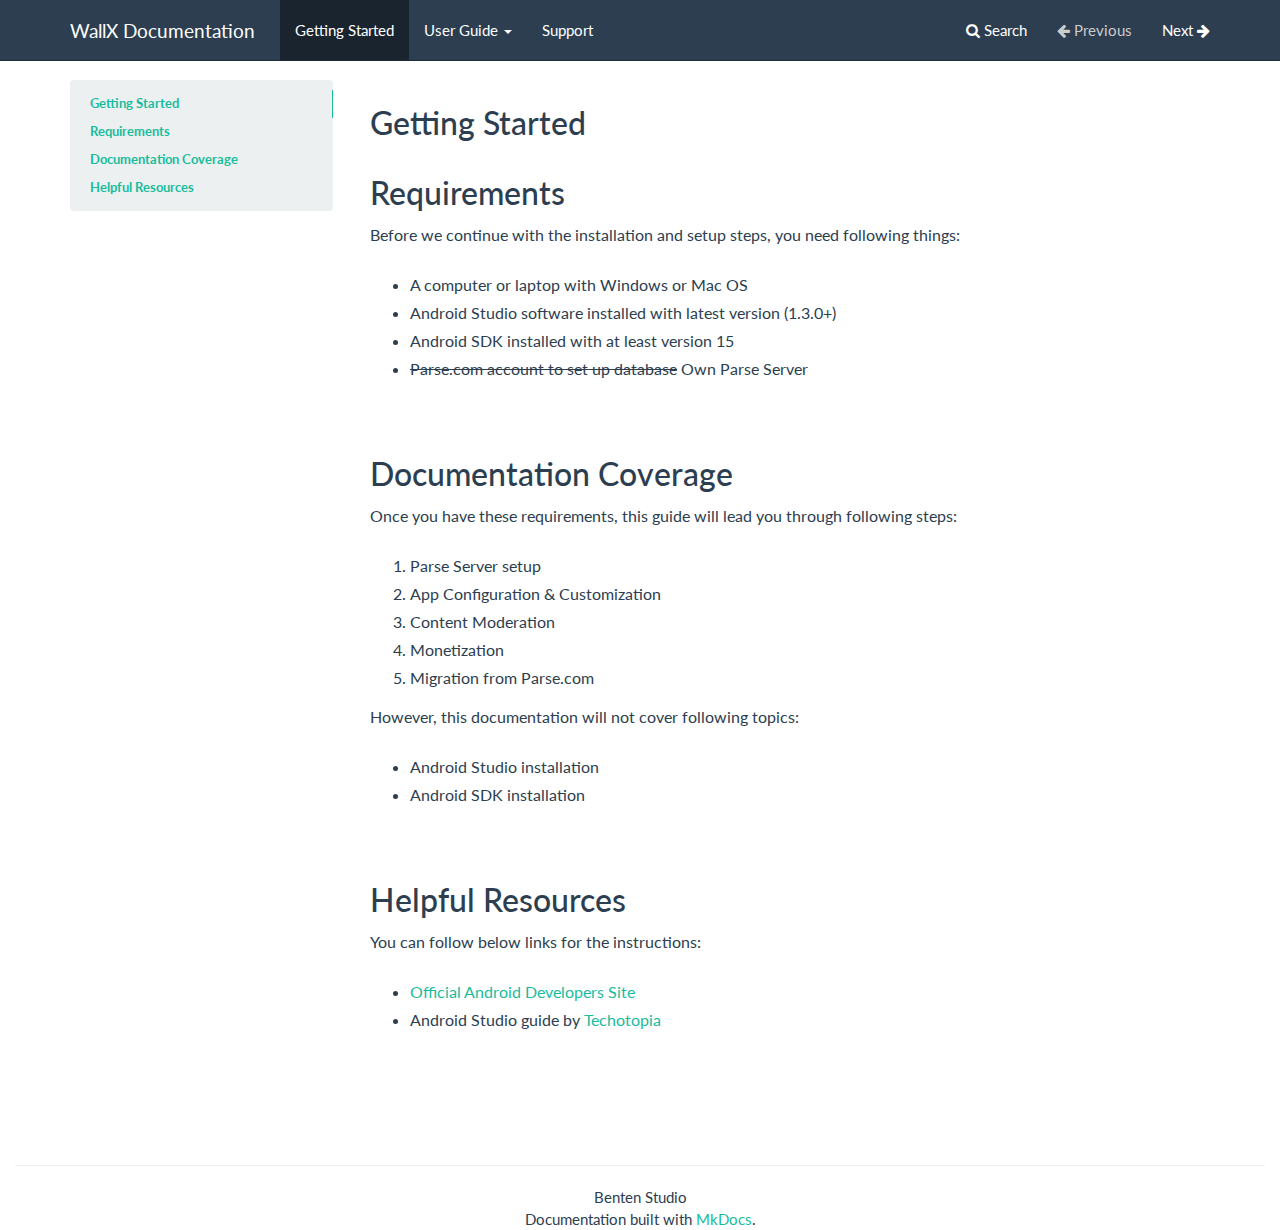
<file: site/index.html>
<!DOCTYPE html>
<html lang="en">
    <head>
        <meta charset="utf-8">
        <meta http-equiv="X-UA-Compatible" content="IE=edge">
        <meta name="viewport" content="width=device-width, initial-scale=1.0">
        
        
        
        <link rel="shortcut icon" href="./img/favicon.ico">

	<title>WallX Documentation</title>

        <link href="./css/bootstrap-custom.min.css" rel="stylesheet">
        <link href="./css/font-awesome-4.0.3.css" rel="stylesheet">
        <link rel="stylesheet" href="./css/highlight.css">
        <link href="./css/base.css" rel="stylesheet">
        <link href="./extra.css" rel="stylesheet">

        <!-- HTML5 shim and Respond.js IE8 support of HTML5 elements and media queries -->
        <!--[if lt IE 9]>
            <script src="https://oss.maxcdn.com/libs/html5shiv/3.7.0/html5shiv.js"></script>
            <script src="https://oss.maxcdn.com/libs/respond.js/1.3.0/respond.min.js"></script>
        <![endif]-->

        
    </head>

    <body>

        <div class="navbar navbar-default navbar-fixed-top" role="navigation">
    <div class="container">

        <!-- Collapsed navigation -->
        <div class="navbar-header">
            <!-- Expander button -->
            <button type="button" class="navbar-toggle" data-toggle="collapse" data-target=".navbar-collapse">
                <span class="sr-only">Toggle navigation</span>
                <span class="icon-bar"></span>
                <span class="icon-bar"></span>
                <span class="icon-bar"></span>
            </button>

            <!-- Main title -->
            <a class="navbar-brand" href=".">WallX Documentation</a>
        </div>

        <!-- Expanded navigation -->
        <div class="navbar-collapse collapse">
            <!-- Main navigation -->
            <ul class="nav navbar-nav">
            
            
                <li class="active">
                    <a href=".">Getting Started</a>
                </li>
            
            
            
                <li class="dropdown">
                    <a href="#" class="dropdown-toggle" data-toggle="dropdown">User Guide <b class="caret"></b></a>
                    <ul class="dropdown-menu">
                    
                        
<li >
    <a href="user-guide/parse-server/">Parse Server</a>
</li>

                    
                        
<li >
    <a href="user-guide/source-code-configuration/">Source Code Configuration</a>
</li>

                    
                        
<li >
    <a href="user-guide/content-moderation/">Content Moderation</a>
</li>

                    
                        
<li >
    <a href="user-guide/monetization/">Monetization</a>
</li>

                    
                        
<li >
    <a href="user-guide/migration-from-parse-com/">Migration from Parse.com</a>
</li>

                    
                    </ul>
                </li>
            
            
            
                <li >
                    <a href="support/">Support</a>
                </li>
            
            
            </ul>

            <!-- Search, Navigation and Repo links -->
            <ul class="nav navbar-nav navbar-right">
                <li>
                    <a href="#" data-toggle="modal" data-target="#mkdocs_search_modal">
                        <i class="fa fa-search"></i> Search
                    </a>
                </li>
                <li class="disabled">
                    <a rel="next" >
                        <i class="fa fa-arrow-left"></i> Previous
                    </a>
                </li>
                <li >
                    <a rel="prev" href="user-guide/parse-server/">
                        Next <i class="fa fa-arrow-right"></i>
                    </a>
                </li>
                
            </ul>
        </div>
    </div>
</div>

        <div class="container">
            <div class="col-md-3"><div class="bs-sidebar hidden-print affix well" role="complementary">
    <ul class="nav bs-sidenav">
    
        <li class="main active"><a href="#getting-started">Getting Started</a></li>
        
    
        <li class="main "><a href="#requirements">Requirements</a></li>
        
    
        <li class="main "><a href="#documentation-coverage">Documentation Coverage</a></li>
        
    
        <li class="main "><a href="#helpful-resources">Helpful Resources</a></li>
        
    
    </ul>
</div></div>
            <div class="col-md-9" role="main">

<h2 id="getting-started">Getting Started</h2>
<h2 id="requirements">Requirements</h2>
<p>Before we continue with the installation and setup steps, you need following things:</p>
<ul>
<li>A computer or laptop with Windows or Mac OS</li>
<li>Android Studio software installed with latest version (1.3.0+)</li>
<li>Android SDK installed with at least version 15</li>
<li><del>Parse.com account to set up database</del> Own Parse Server</li>
</ul>
<p><br></p>
<h2 id="documentation-coverage">Documentation Coverage</h2>
<p>Once you have these requirements, this guide will lead you through following steps:</p>
<ol>
<li>Parse Server setup</li>
<li>App Configuration &amp; Customization</li>
<li>Content Moderation</li>
<li>Monetization</li>
<li>Migration from Parse.com</li>
</ol>
<p>However, this documentation will not cover following topics:</p>
<ul>
<li>Android Studio installation</li>
<li>Android SDK installation</li>
</ul>
<p><br></p>
<h2 id="helpful-resources">Helpful Resources</h2>
<p>You can follow below links for the instructions:</p>
<ul>
<li><a href="https://developer.android.com/sdk/index.html">Official Android Developers Site</a></li>
<li>Android Studio guide by <a href="http://www.techotopia.com/index.php/Setting_up_a_Windows%2C_Linux_or_Mac_OS_X_Android_Studio_Development_Environment">Techotopia</a></li>
</ul></div>
        </div>

        <footer class="col-md-12">
            <hr>
            
                <center>Benten Studio</center>
            
            <center>Documentation built with <a href="http://www.mkdocs.org/">MkDocs</a>.</center>
        </footer>

        <script src="./js/jquery-1.10.2.min.js"></script>
        <script src="./js/bootstrap-3.0.3.min.js"></script>
        <script src="./js/highlight.pack.js"></script>
        <script>var base_url = '.';</script>
        <script data-main="./mkdocs/js/search.js" src="./mkdocs/js/require.js"></script>
        <script src="./js/base.js"></script>

        <div class="modal" id="mkdocs_search_modal" tabindex="-1" role="dialog" aria-labelledby="Search Modal" aria-hidden="true">
            <div class="modal-dialog">
                <div class="modal-content">
                    <div class="modal-header">
                        <button type="button" class="close" data-dismiss="modal"><span aria-hidden="true">&times;</span><span class="sr-only">Close</span></button>
                        <h4 class="modal-title" id="exampleModalLabel">Search</h4>
                    </div>
                    <div class="modal-body">
                        <p>
                            From here you can search these documents. Enter
                            your search terms below.
                        </p>
                        <form role="form">
                            <div class="form-group">
                                <input type="text" class="form-control" placeholder="Search..." id="mkdocs-search-query">
                            </div>
                        </form>
                        <div id="mkdocs-search-results"></div>
                    </div>
                    <div class="modal-footer">
                    </div>
                </div>
            </div>
        </div>
    </body>
</html>
</file>
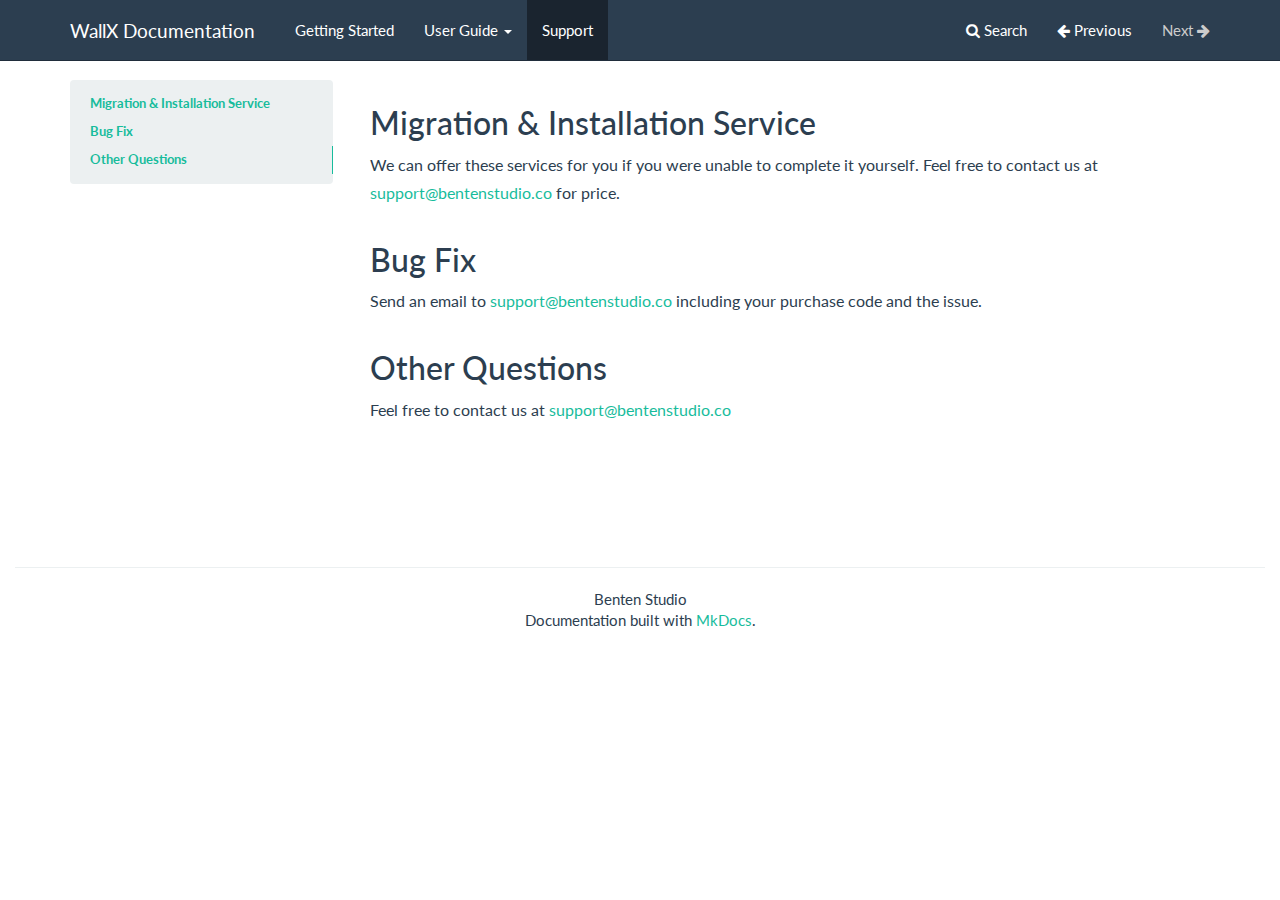
<file: support/index.html>
<!DOCTYPE html>
<html lang="en">
    <head>
        <meta charset="utf-8">
        <meta http-equiv="X-UA-Compatible" content="IE=edge">
        <meta name="viewport" content="width=device-width, initial-scale=1.0">
        
        
        
        <link rel="shortcut icon" href="../img/favicon.ico">

	<title>Support - WallX Documentation</title>

        <link href="../css/bootstrap-custom.min.css" rel="stylesheet">
        <link href="../css/font-awesome-4.0.3.css" rel="stylesheet">
        <link rel="stylesheet" href="../css/highlight.css">
        <link href="../css/base.css" rel="stylesheet">
        <link href="../extra.css" rel="stylesheet">

        <!-- HTML5 shim and Respond.js IE8 support of HTML5 elements and media queries -->
        <!--[if lt IE 9]>
            <script src="https://oss.maxcdn.com/libs/html5shiv/3.7.0/html5shiv.js"></script>
            <script src="https://oss.maxcdn.com/libs/respond.js/1.3.0/respond.min.js"></script>
        <![endif]-->

        
    </head>

    <body>

        <div class="navbar navbar-default navbar-fixed-top" role="navigation">
    <div class="container">

        <!-- Collapsed navigation -->
        <div class="navbar-header">
            <!-- Expander button -->
            <button type="button" class="navbar-toggle" data-toggle="collapse" data-target=".navbar-collapse">
                <span class="sr-only">Toggle navigation</span>
                <span class="icon-bar"></span>
                <span class="icon-bar"></span>
                <span class="icon-bar"></span>
            </button>

            <!-- Main title -->
            <a class="navbar-brand" href="..">WallX Documentation</a>
        </div>

        <!-- Expanded navigation -->
        <div class="navbar-collapse collapse">
            <!-- Main navigation -->
            <ul class="nav navbar-nav">
            
            
                <li >
                    <a href="..">Getting Started</a>
                </li>
            
            
            
                <li class="dropdown">
                    <a href="#" class="dropdown-toggle" data-toggle="dropdown">User Guide <b class="caret"></b></a>
                    <ul class="dropdown-menu">
                    
                        
<li >
    <a href="../user-guide/parse-server/">Parse Server</a>
</li>

                    
                        
<li >
    <a href="../user-guide/source-code-configuration/">Source Code Configuration</a>
</li>

                    
                        
<li >
    <a href="../user-guide/content-moderation/">Content Moderation</a>
</li>

                    
                        
<li >
    <a href="../user-guide/monetization/">Monetization</a>
</li>

                    
                        
<li >
    <a href="../user-guide/migration-from-parse-com/">Migration from Parse.com</a>
</li>

                    
                    </ul>
                </li>
            
            
            
                <li class="active">
                    <a href="./">Support</a>
                </li>
            
            
            </ul>

            <!-- Search, Navigation and Repo links -->
            <ul class="nav navbar-nav navbar-right">
                <li>
                    <a href="#" data-toggle="modal" data-target="#mkdocs_search_modal">
                        <i class="fa fa-search"></i> Search
                    </a>
                </li>
                <li >
                    <a rel="next" href="../user-guide/migration-from-parse-com/">
                        <i class="fa fa-arrow-left"></i> Previous
                    </a>
                </li>
                <li class="disabled">
                    <a rel="prev" >
                        Next <i class="fa fa-arrow-right"></i>
                    </a>
                </li>
                
            </ul>
        </div>
    </div>
</div>

        <div class="container">
            <div class="col-md-3"><div class="bs-sidebar hidden-print affix well" role="complementary">
    <ul class="nav bs-sidenav">
    
        <li class="main active"><a href="#migration-installation-service">Migration &amp; Installation Service</a></li>
        
    
        <li class="main "><a href="#bug-fix">Bug Fix</a></li>
        
    
        <li class="main "><a href="#other-questions">Other Questions</a></li>
        
    
    </ul>
</div></div>
            <div class="col-md-9" role="main">

<h2 id="migration-installation-service">Migration &amp; Installation Service</h2>
<p>We can offer these services for you if you were unable to complete it yourself. Feel free to contact us at <a href="mailto:support@bentenstudio.co">support@bentenstudio.co</a> for price.</p>
<h2 id="bug-fix">Bug Fix</h2>
<p>Send an email to <a href="mailto:support@bentenstudio.co">support@bentenstudio.co</a> including your purchase code and the issue.</p>
<h2 id="other-questions">Other Questions</h2>
<p>Feel free to contact us at <a href="mailto:support@bentenstudio.co">support@bentenstudio.co</a></p></div>
        </div>

        <footer class="col-md-12">
            <hr>
            
                <center>Benten Studio</center>
            
            <center>Documentation built with <a href="http://www.mkdocs.org/">MkDocs</a>.</center>
        </footer>

        <script src="../js/jquery-1.10.2.min.js"></script>
        <script src="../js/bootstrap-3.0.3.min.js"></script>
        <script src="../js/highlight.pack.js"></script>
        <script>var base_url = '..';</script>
        <script data-main="../mkdocs/js/search.js" src="../mkdocs/js/require.js"></script>
        <script src="../js/base.js"></script>

        <div class="modal" id="mkdocs_search_modal" tabindex="-1" role="dialog" aria-labelledby="Search Modal" aria-hidden="true">
            <div class="modal-dialog">
                <div class="modal-content">
                    <div class="modal-header">
                        <button type="button" class="close" data-dismiss="modal"><span aria-hidden="true">&times;</span><span class="sr-only">Close</span></button>
                        <h4 class="modal-title" id="exampleModalLabel">Search</h4>
                    </div>
                    <div class="modal-body">
                        <p>
                            From here you can search these documents. Enter
                            your search terms below.
                        </p>
                        <form role="form">
                            <div class="form-group">
                                <input type="text" class="form-control" placeholder="Search..." id="mkdocs-search-query">
                            </div>
                        </form>
                        <div id="mkdocs-search-results"></div>
                    </div>
                    <div class="modal-footer">
                    </div>
                </div>
            </div>
        </div>
    </body>
</html>
</file>
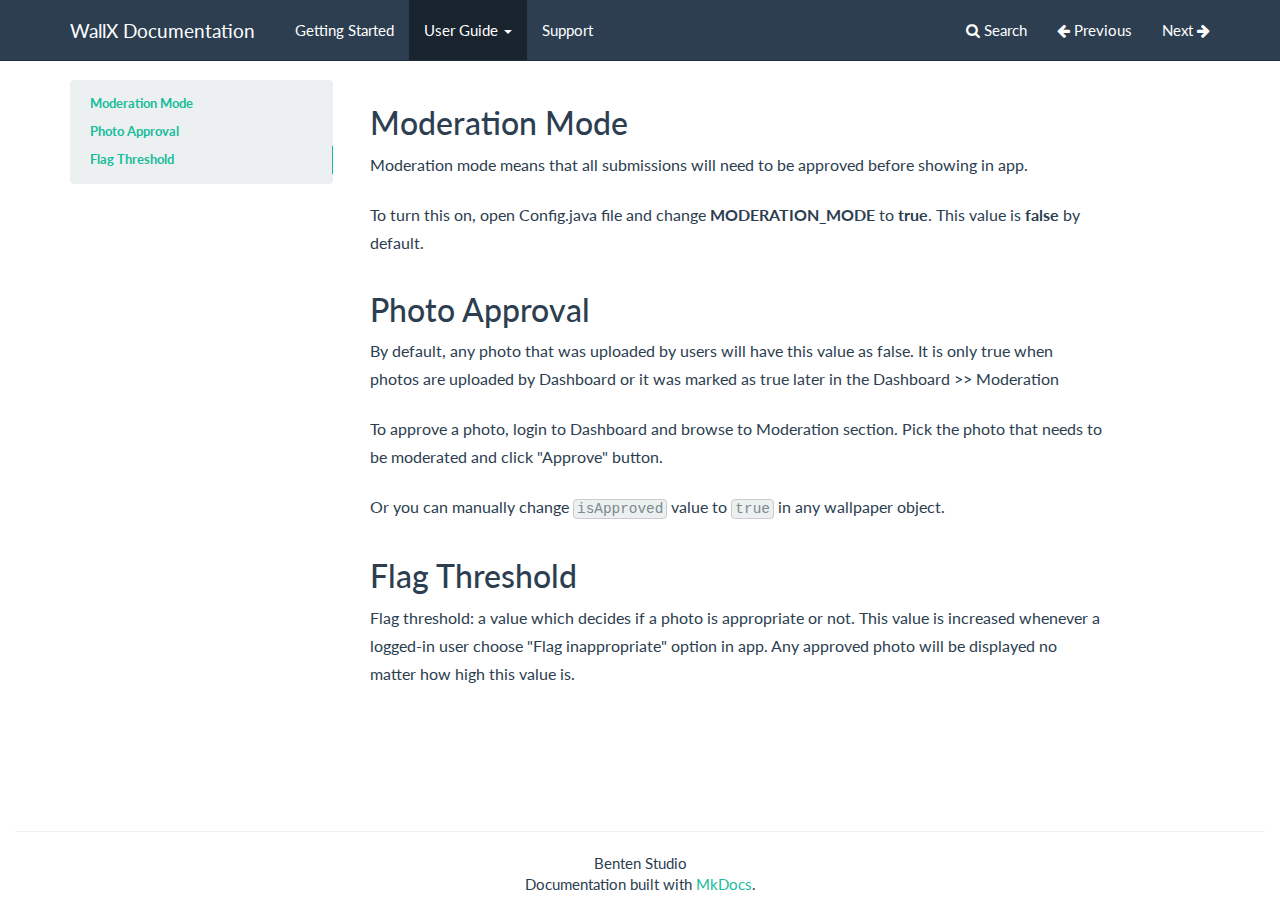
<file: user-guide/content-moderation/index.html>
<!DOCTYPE html>
<html lang="en">
    <head>
        <meta charset="utf-8">
        <meta http-equiv="X-UA-Compatible" content="IE=edge">
        <meta name="viewport" content="width=device-width, initial-scale=1.0">
        
        
        
        <link rel="shortcut icon" href="../../img/favicon.ico">

	<title>Content Moderation - WallX Documentation</title>

        <link href="../../css/bootstrap-custom.min.css" rel="stylesheet">
        <link href="../../css/font-awesome-4.0.3.css" rel="stylesheet">
        <link rel="stylesheet" href="../../css/highlight.css">
        <link href="../../css/base.css" rel="stylesheet">
        <link href="../../extra.css" rel="stylesheet">

        <!-- HTML5 shim and Respond.js IE8 support of HTML5 elements and media queries -->
        <!--[if lt IE 9]>
            <script src="https://oss.maxcdn.com/libs/html5shiv/3.7.0/html5shiv.js"></script>
            <script src="https://oss.maxcdn.com/libs/respond.js/1.3.0/respond.min.js"></script>
        <![endif]-->

        
    </head>

    <body>

        <div class="navbar navbar-default navbar-fixed-top" role="navigation">
    <div class="container">

        <!-- Collapsed navigation -->
        <div class="navbar-header">
            <!-- Expander button -->
            <button type="button" class="navbar-toggle" data-toggle="collapse" data-target=".navbar-collapse">
                <span class="sr-only">Toggle navigation</span>
                <span class="icon-bar"></span>
                <span class="icon-bar"></span>
                <span class="icon-bar"></span>
            </button>

            <!-- Main title -->
            <a class="navbar-brand" href="../..">WallX Documentation</a>
        </div>

        <!-- Expanded navigation -->
        <div class="navbar-collapse collapse">
            <!-- Main navigation -->
            <ul class="nav navbar-nav">
            
            
                <li >
                    <a href="../..">Getting Started</a>
                </li>
            
            
            
                <li class="dropdown active">
                    <a href="#" class="dropdown-toggle" data-toggle="dropdown">User Guide <b class="caret"></b></a>
                    <ul class="dropdown-menu">
                    
                        
<li >
    <a href="../parse-server/">Parse Server</a>
</li>

                    
                        
<li >
    <a href="../source-code-configuration/">Source Code Configuration</a>
</li>

                    
                        
<li class="active">
    <a href="./">Content Moderation</a>
</li>

                    
                        
<li >
    <a href="../monetization/">Monetization</a>
</li>

                    
                        
<li >
    <a href="../migration-from-parse-com/">Migration from Parse.com</a>
</li>

                    
                    </ul>
                </li>
            
            
            
                <li >
                    <a href="../../support/">Support</a>
                </li>
            
            
            </ul>

            <!-- Search, Navigation and Repo links -->
            <ul class="nav navbar-nav navbar-right">
                <li>
                    <a href="#" data-toggle="modal" data-target="#mkdocs_search_modal">
                        <i class="fa fa-search"></i> Search
                    </a>
                </li>
                <li >
                    <a rel="next" href="../source-code-configuration/">
                        <i class="fa fa-arrow-left"></i> Previous
                    </a>
                </li>
                <li >
                    <a rel="prev" href="../monetization/">
                        Next <i class="fa fa-arrow-right"></i>
                    </a>
                </li>
                
            </ul>
        </div>
    </div>
</div>

        <div class="container">
            <div class="col-md-3"><div class="bs-sidebar hidden-print affix well" role="complementary">
    <ul class="nav bs-sidenav">
    
        <li class="main active"><a href="#moderation-mode">Moderation Mode</a></li>
        
    
        <li class="main "><a href="#photo-approval">Photo Approval</a></li>
        
    
        <li class="main "><a href="#flag-threshold">Flag Threshold</a></li>
        
    
    </ul>
</div></div>
            <div class="col-md-9" role="main">

<h2 id="moderation-mode">Moderation Mode</h2>
<p>Moderation mode means that all submissions will need to be approved before showing in app. </p>
<p>To turn this on, open Config.java file and change <strong>MODERATION_MODE</strong> to <strong>true</strong>. This value is <strong>false</strong> by default.</p>
<h2 id="photo-approval">Photo Approval</h2>
<p>By default, any photo that was uploaded by users will have this value as false. It is only true when photos are uploaded by Dashboard or it was marked as true later in the Dashboard &gt;&gt; Moderation</p>
<p>To approve a photo, login to Dashboard and browse to Moderation section. Pick the photo that needs to be moderated and click "Approve" button. </p>
<p>Or you can manually change <code>isApproved</code> value to <code>true</code> in any wallpaper object.</p>
<h2 id="flag-threshold">Flag Threshold</h2>
<p>Flag threshold: a value which decides if a photo is appropriate or not. This value is increased whenever a logged-in user choose "Flag inappropriate" option in app. Any approved photo will be displayed no matter how high this value is.</p></div>
        </div>

        <footer class="col-md-12">
            <hr>
            
                <center>Benten Studio</center>
            
            <center>Documentation built with <a href="http://www.mkdocs.org/">MkDocs</a>.</center>
        </footer>

        <script src="../../js/jquery-1.10.2.min.js"></script>
        <script src="../../js/bootstrap-3.0.3.min.js"></script>
        <script src="../../js/highlight.pack.js"></script>
        <script>var base_url = '../..';</script>
        <script data-main="../../mkdocs/js/search.js" src="../../mkdocs/js/require.js"></script>
        <script src="../../js/base.js"></script>

        <div class="modal" id="mkdocs_search_modal" tabindex="-1" role="dialog" aria-labelledby="Search Modal" aria-hidden="true">
            <div class="modal-dialog">
                <div class="modal-content">
                    <div class="modal-header">
                        <button type="button" class="close" data-dismiss="modal"><span aria-hidden="true">&times;</span><span class="sr-only">Close</span></button>
                        <h4 class="modal-title" id="exampleModalLabel">Search</h4>
                    </div>
                    <div class="modal-body">
                        <p>
                            From here you can search these documents. Enter
                            your search terms below.
                        </p>
                        <form role="form">
                            <div class="form-group">
                                <input type="text" class="form-control" placeholder="Search..." id="mkdocs-search-query">
                            </div>
                        </form>
                        <div id="mkdocs-search-results"></div>
                    </div>
                    <div class="modal-footer">
                    </div>
                </div>
            </div>
        </div>
    </body>
</html>
</file>
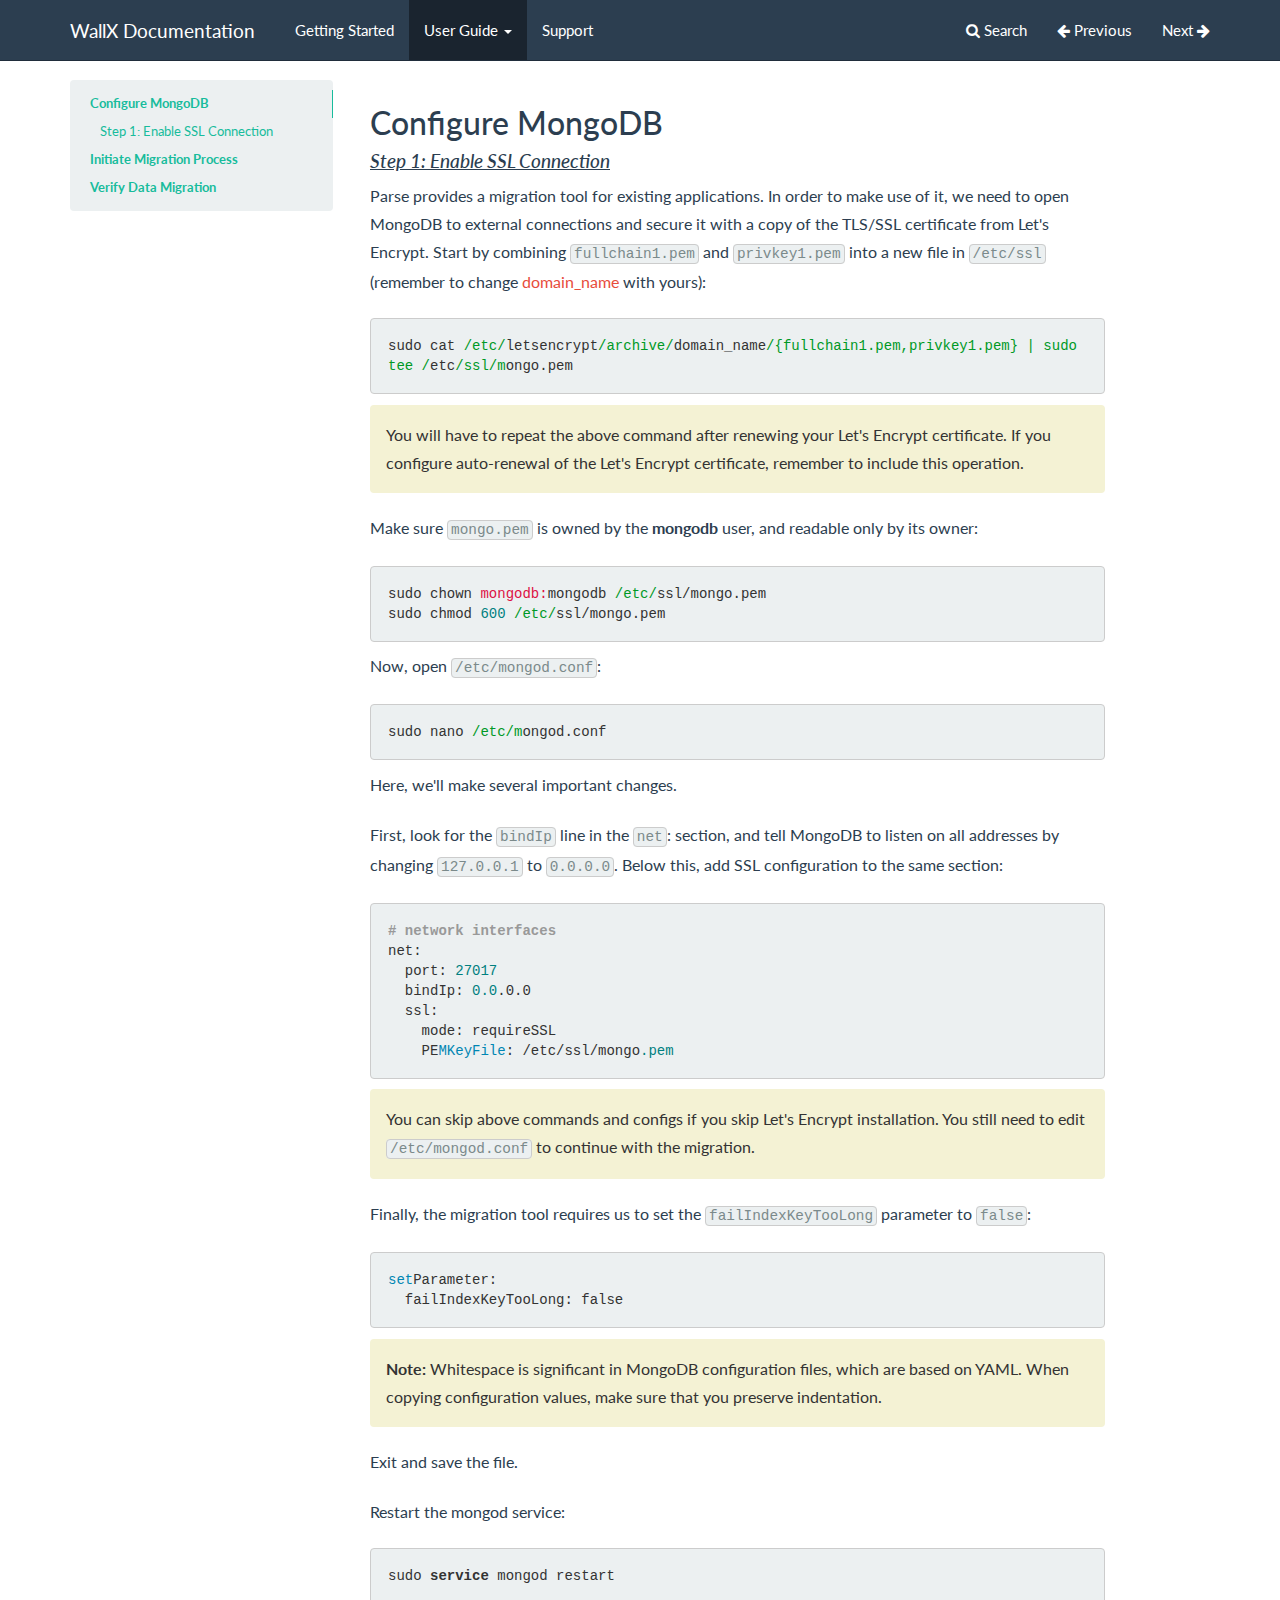
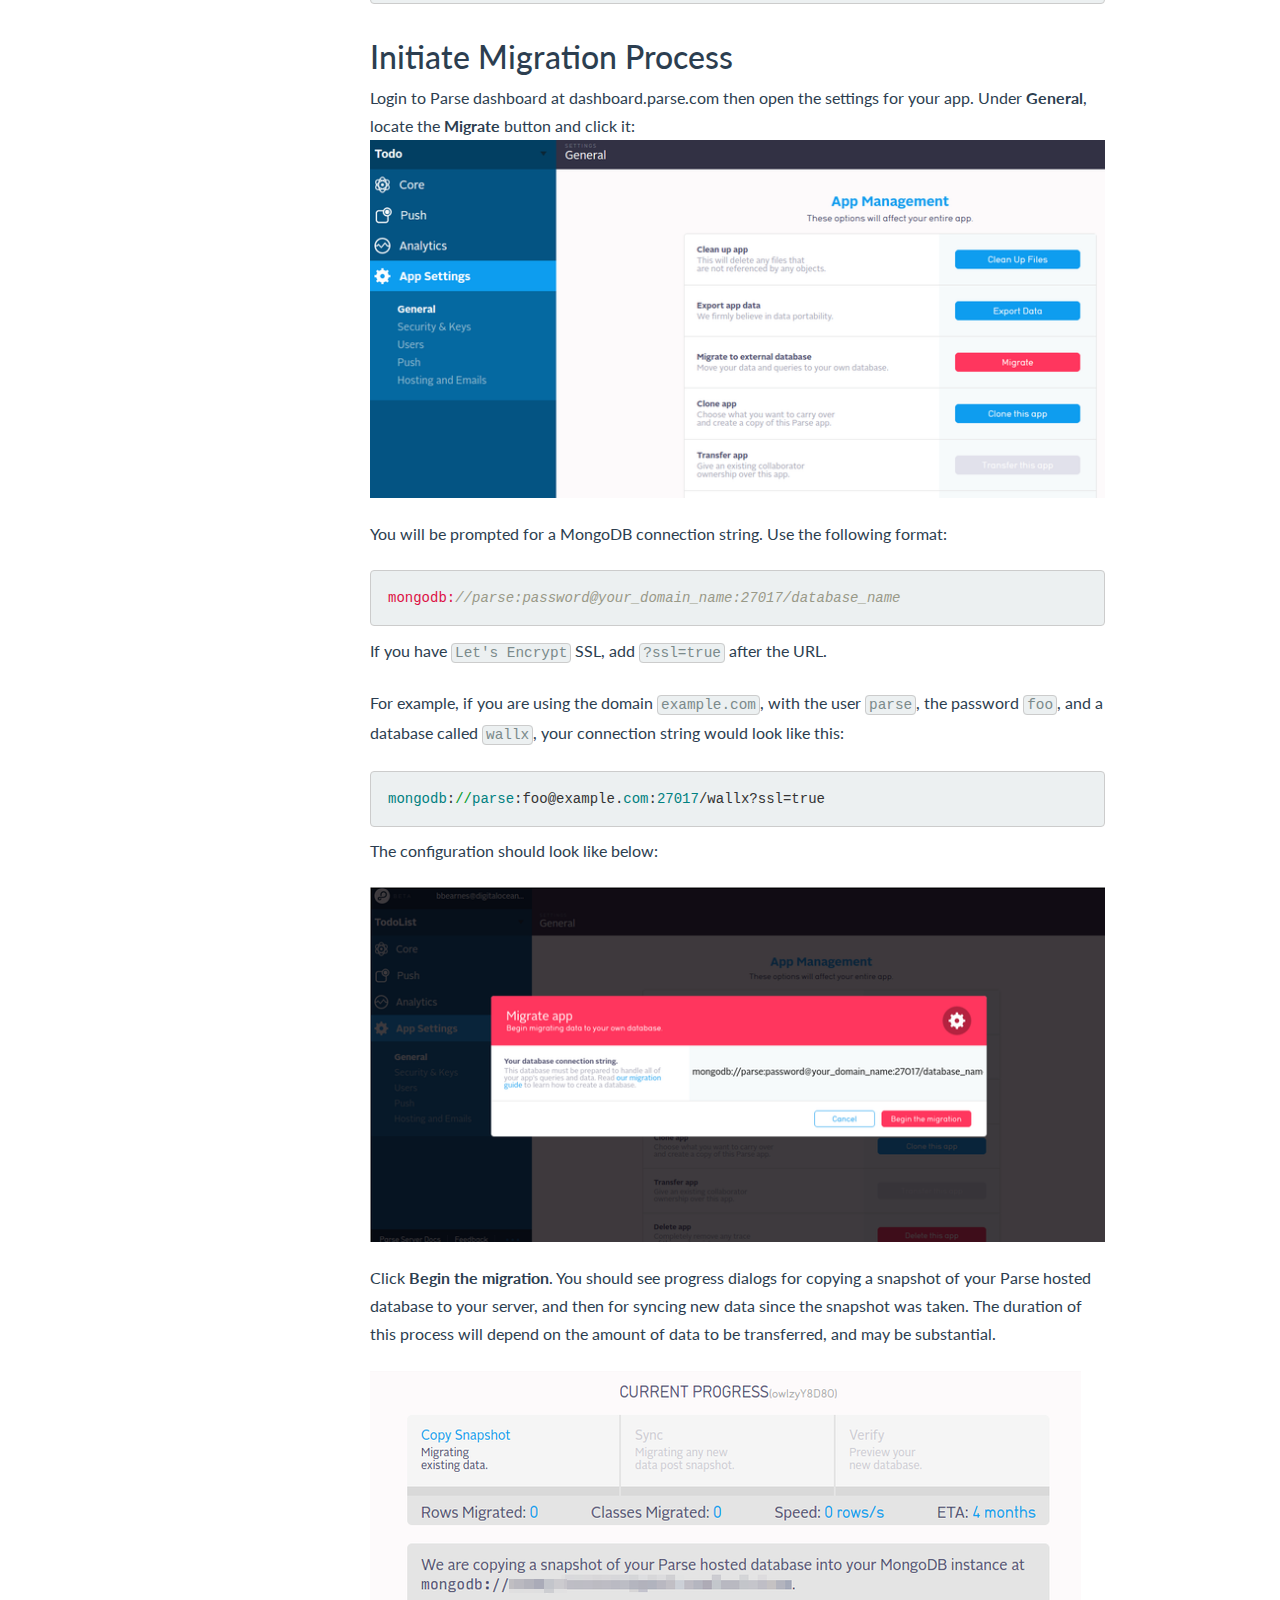
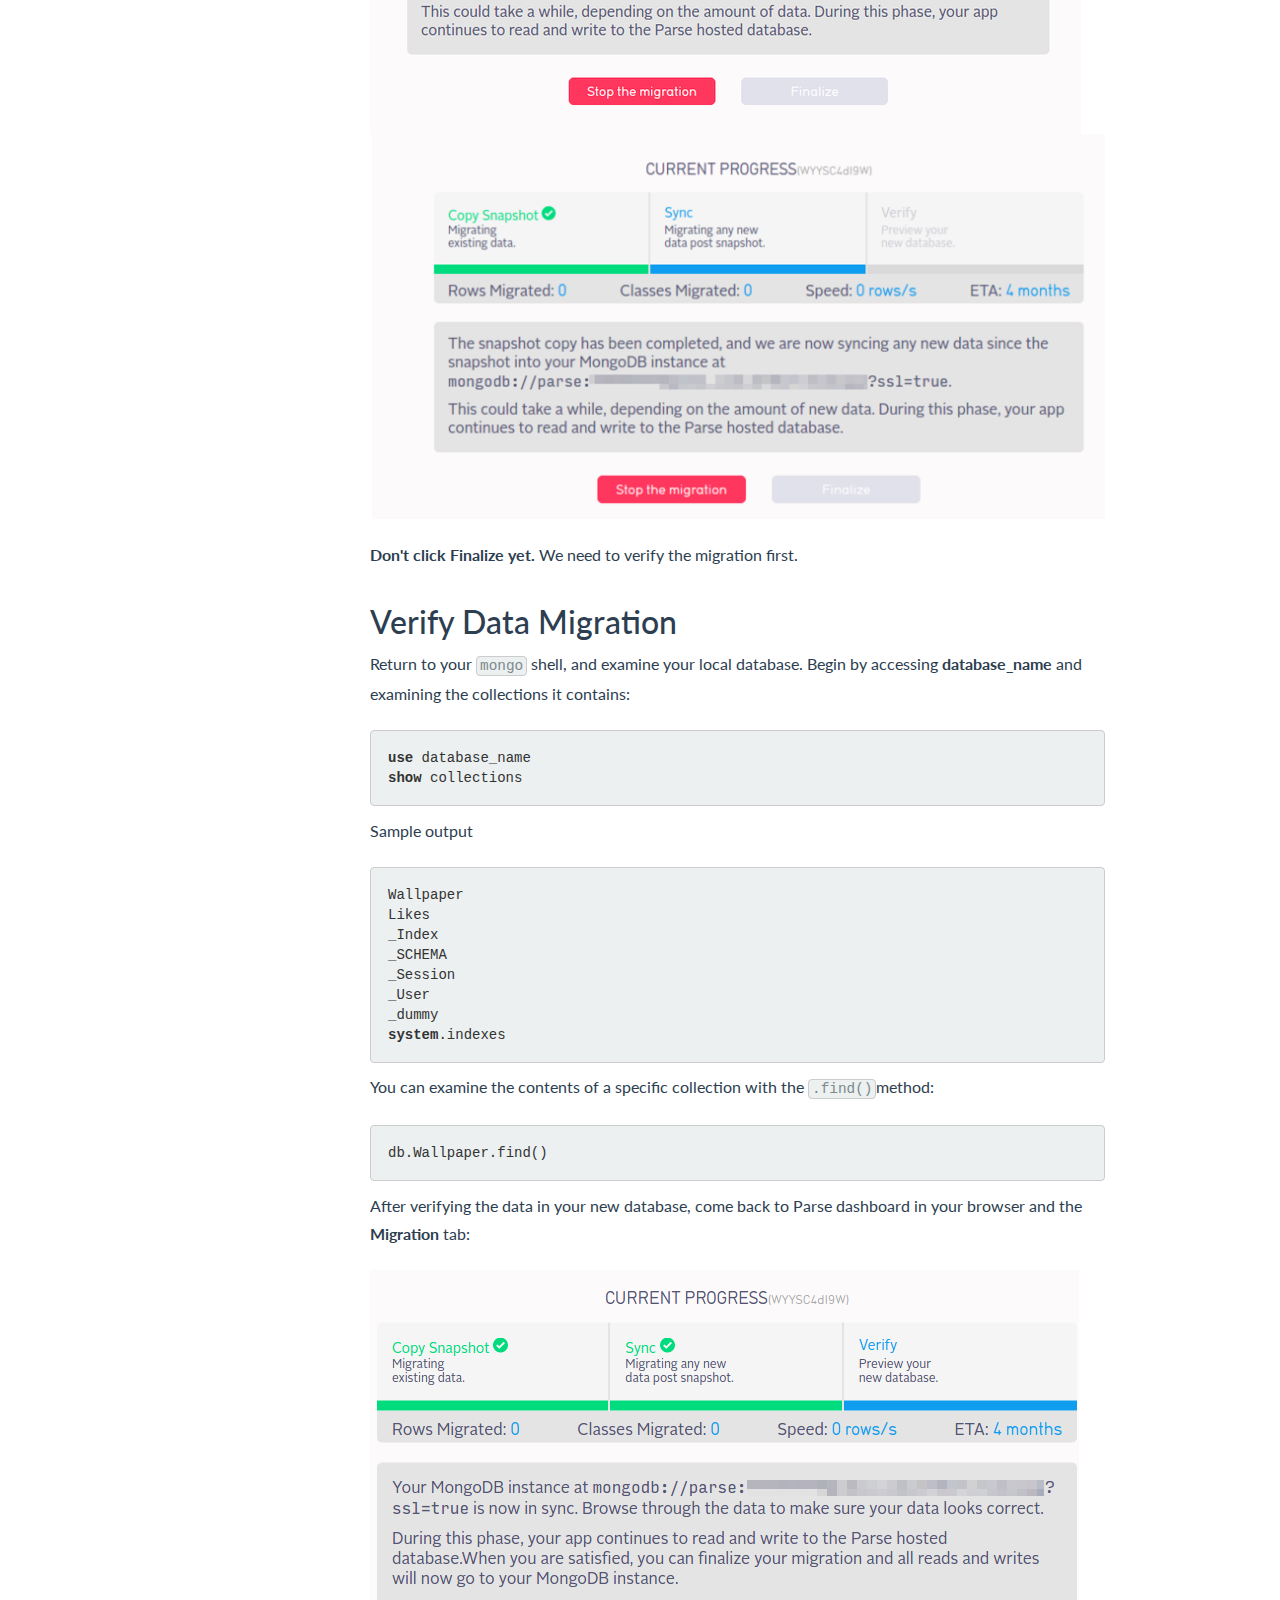
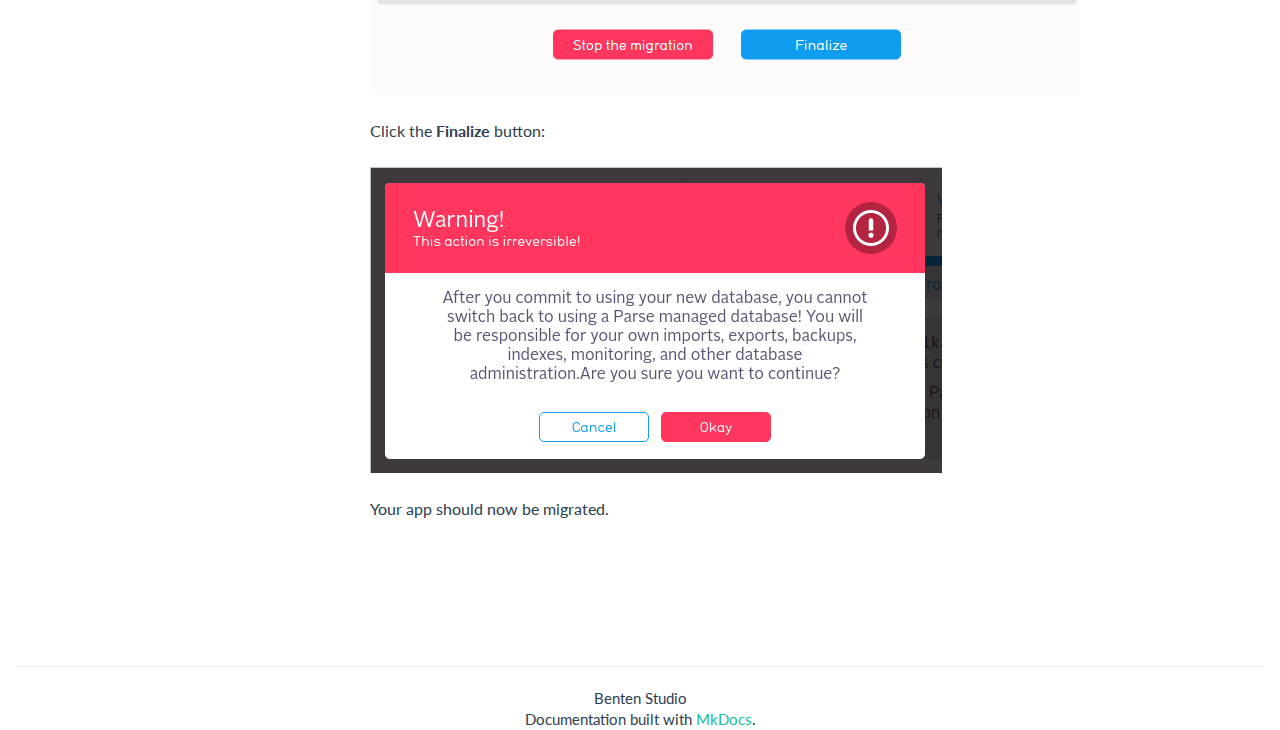
<file: user-guide/migration-from-parse-com/index.html>
<!DOCTYPE html>
<html lang="en">
    <head>
        <meta charset="utf-8">
        <meta http-equiv="X-UA-Compatible" content="IE=edge">
        <meta name="viewport" content="width=device-width, initial-scale=1.0">
        
        
        
        <link rel="shortcut icon" href="../../img/favicon.ico">

	<title>Migration from Parse.com - WallX Documentation</title>

        <link href="../../css/bootstrap-custom.min.css" rel="stylesheet">
        <link href="../../css/font-awesome-4.0.3.css" rel="stylesheet">
        <link rel="stylesheet" href="../../css/highlight.css">
        <link href="../../css/base.css" rel="stylesheet">
        <link href="../../extra.css" rel="stylesheet">

        <!-- HTML5 shim and Respond.js IE8 support of HTML5 elements and media queries -->
        <!--[if lt IE 9]>
            <script src="https://oss.maxcdn.com/libs/html5shiv/3.7.0/html5shiv.js"></script>
            <script src="https://oss.maxcdn.com/libs/respond.js/1.3.0/respond.min.js"></script>
        <![endif]-->

        
    </head>

    <body>

        <div class="navbar navbar-default navbar-fixed-top" role="navigation">
    <div class="container">

        <!-- Collapsed navigation -->
        <div class="navbar-header">
            <!-- Expander button -->
            <button type="button" class="navbar-toggle" data-toggle="collapse" data-target=".navbar-collapse">
                <span class="sr-only">Toggle navigation</span>
                <span class="icon-bar"></span>
                <span class="icon-bar"></span>
                <span class="icon-bar"></span>
            </button>

            <!-- Main title -->
            <a class="navbar-brand" href="../..">WallX Documentation</a>
        </div>

        <!-- Expanded navigation -->
        <div class="navbar-collapse collapse">
            <!-- Main navigation -->
            <ul class="nav navbar-nav">
            
            
                <li >
                    <a href="../..">Getting Started</a>
                </li>
            
            
            
                <li class="dropdown active">
                    <a href="#" class="dropdown-toggle" data-toggle="dropdown">User Guide <b class="caret"></b></a>
                    <ul class="dropdown-menu">
                    
                        
<li >
    <a href="../parse-server/">Parse Server</a>
</li>

                    
                        
<li >
    <a href="../source-code-configuration/">Source Code Configuration</a>
</li>

                    
                        
<li >
    <a href="../content-moderation/">Content Moderation</a>
</li>

                    
                        
<li >
    <a href="../monetization/">Monetization</a>
</li>

                    
                        
<li class="active">
    <a href="./">Migration from Parse.com</a>
</li>

                    
                    </ul>
                </li>
            
            
            
                <li >
                    <a href="../../support/">Support</a>
                </li>
            
            
            </ul>

            <!-- Search, Navigation and Repo links -->
            <ul class="nav navbar-nav navbar-right">
                <li>
                    <a href="#" data-toggle="modal" data-target="#mkdocs_search_modal">
                        <i class="fa fa-search"></i> Search
                    </a>
                </li>
                <li >
                    <a rel="next" href="../monetization/">
                        <i class="fa fa-arrow-left"></i> Previous
                    </a>
                </li>
                <li >
                    <a rel="prev" href="../../support/">
                        Next <i class="fa fa-arrow-right"></i>
                    </a>
                </li>
                
            </ul>
        </div>
    </div>
</div>

        <div class="container">
            <div class="col-md-3"><div class="bs-sidebar hidden-print affix well" role="complementary">
    <ul class="nav bs-sidenav">
    
        <li class="main active"><a href="#configure-mongodb">Configure MongoDB</a></li>
        
            <li><a href="#step-1-enable-ssl-connection">Step 1: Enable SSL Connection</a></li>
        
    
        <li class="main "><a href="#initiate-migration-process">Initiate Migration Process</a></li>
        
    
        <li class="main "><a href="#verify-data-migration">Verify Data Migration</a></li>
        
    
    </ul>
</div></div>
            <div class="col-md-9" role="main">

<h2 id="configure-mongodb">Configure MongoDB</h2>
<h4 id="step-1-enable-ssl-connection">Step 1: Enable SSL Connection</h4>
<p>Parse provides a migration tool for existing applications. In order to make use of it, we need to open MongoDB to external connections and secure it with a copy of the TLS/SSL certificate from Let's Encrypt. Start by combining <code>fullchain1.pem</code> and <code>privkey1.pem</code> into a new file in <code>/etc/ssl</code> (remember to change <span class="text-danger">domain_name</span> with yours):</p>
<pre class="codehilite"><code>sudo cat /etc/letsencrypt/archive/domain_name/{fullchain1.pem,privkey1.pem} | sudo tee /etc/ssl/mongo.pem</code></pre>


<div class="admonition note-warning">
<p>You will have to repeat the above command after renewing your Let's Encrypt certificate. If you configure auto-renewal of the Let's Encrypt certificate, remember to include this operation.</p>
</div>
<p>Make sure <code>mongo.pem</code> is owned by the <strong>mongodb</strong> user, and readable only by its owner:</p>
<pre class="codehilite"><code>sudo chown mongodb:mongodb /etc/ssl/mongo.pem
sudo chmod 600 /etc/ssl/mongo.pem</code></pre>


<p>Now, open <code>/etc/mongod.conf</code>:</p>
<pre class="codehilite"><code>sudo nano /etc/mongod.conf</code></pre>


<p>Here, we'll make several important changes.</p>
<p>First, look for the <code>bindIp</code> line in the <code>net</code>: section, and tell MongoDB to listen on all addresses by changing <code>127.0.0.1</code> to <code>0.0.0.0</code>. Below this, add SSL configuration to the same section:</p>
<pre class="codehilite"><code class="language-yaml"># network interfaces
net:
  port: 27017
  bindIp: 0.0.0.0
  ssl:
    mode: requireSSL
    PEMKeyFile: /etc/ssl/mongo.pem</code></pre>


<div class="admonition note-warning">
<p>You can skip above commands and configs if you skip Let's Encrypt installation. You still need to edit <code>/etc/mongod.conf</code> to continue with the migration.</p>
</div>
<p>Finally, the migration tool requires us to set the <code>failIndexKeyTooLong</code> parameter to <code>false</code>:</p>
<pre class="codehilite"><code class="language-yaml">setParameter:
  failIndexKeyTooLong: false</code></pre>


<div class="admonition note-warning">
<p><strong>Note:</strong> Whitespace is significant in MongoDB configuration files, which are based on YAML. When copying configuration values, make sure that you preserve indentation.</p>
</div>
<p>Exit and save the file.</p>
<p>Restart the mongod service:</p>
<pre class="codehilite"><code>sudo service mongod restart</code></pre>


<h2 id="initiate-migration-process">Initiate Migration Process</h2>
<p>Login to Parse dashboard at dashboard.parse.com then open the settings for your app. Under <strong>General</strong>, locate the <strong>Migrate</strong> button and click it:<br />
<img alt="Migrate in General" src="../../assets/images/small-000.png" /></p>
<p>You will be prompted for a MongoDB connection string. Use the following format:</p>
<pre class="codehilite"><code>mongodb://parse:password@your_domain_name:27017/database_name</code></pre>


<p>If you have <code>Let's Encrypt</code> SSL, add <code>?ssl=true</code> after the URL.</p>
<p>For example, if you are using the domain <code>example.com</code>, with the user <code>parse</code>, the password <code>foo</code>, and a database called <code>wallx</code>, your connection string would look like this:</p>
<pre class="codehilite"><code>mongodb://parse:foo@example.com:27017/wallx?ssl=true</code></pre>


<p>The configuration should look like below:</p>
<p><img alt="Database connection string" src="../../assets/images/small-001.png" /></p>
<p>Click <strong>Begin the migration</strong>. You should see progress dialogs for copying a snapshot of your Parse hosted database to your server, and then for syncing new data since the snapshot was taken. The duration of this process will depend on the amount of data to be transferred, and may be substantial.</p>
<p><img alt="" src="../../assets/images/small-002.png" /><br />
<img alt="" src="../../assets/images/small-003.png" /></p>
<p><strong>Don't click Finalize yet.</strong> We need to verify the migration first.</p>
<h2 id="verify-data-migration">Verify Data Migration</h2>
<p>Return to your <code>mongo</code> shell, and examine your local database. Begin by accessing <strong>database_name</strong> and examining the collections it contains:</p>
<pre class="codehilite"><code>use database_name
show collections</code></pre>


<p>Sample output</p>
<pre class="codehilite"><code>Wallpaper
Likes
_Index
_SCHEMA
_Session
_User
_dummy
system.indexes</code></pre>


<p>You can examine the contents of a specific collection with the <code>.find()</code>method:</p>
<pre class="codehilite"><code>db.Wallpaper.find()</code></pre>


<p>After verifying the data in your new database, come back to Parse dashboard in your browser and the <strong>Migration</strong> tab:</p>
<p><img alt="" src="../../assets/images/small-004.png" /></p>
<p>Click the <strong>Finalize</strong> button:</p>
<p><img alt="" src="../../assets/images/small-005.png" /></p>
<p>Your app should now be migrated.</p></div>
        </div>

        <footer class="col-md-12">
            <hr>
            
                <center>Benten Studio</center>
            
            <center>Documentation built with <a href="http://www.mkdocs.org/">MkDocs</a>.</center>
        </footer>

        <script src="../../js/jquery-1.10.2.min.js"></script>
        <script src="../../js/bootstrap-3.0.3.min.js"></script>
        <script src="../../js/highlight.pack.js"></script>
        <script>var base_url = '../..';</script>
        <script data-main="../../mkdocs/js/search.js" src="../../mkdocs/js/require.js"></script>
        <script src="../../js/base.js"></script>

        <div class="modal" id="mkdocs_search_modal" tabindex="-1" role="dialog" aria-labelledby="Search Modal" aria-hidden="true">
            <div class="modal-dialog">
                <div class="modal-content">
                    <div class="modal-header">
                        <button type="button" class="close" data-dismiss="modal"><span aria-hidden="true">&times;</span><span class="sr-only">Close</span></button>
                        <h4 class="modal-title" id="exampleModalLabel">Search</h4>
                    </div>
                    <div class="modal-body">
                        <p>
                            From here you can search these documents. Enter
                            your search terms below.
                        </p>
                        <form role="form">
                            <div class="form-group">
                                <input type="text" class="form-control" placeholder="Search..." id="mkdocs-search-query">
                            </div>
                        </form>
                        <div id="mkdocs-search-results"></div>
                    </div>
                    <div class="modal-footer">
                    </div>
                </div>
            </div>
        </div>
    </body>
</html>
</file>
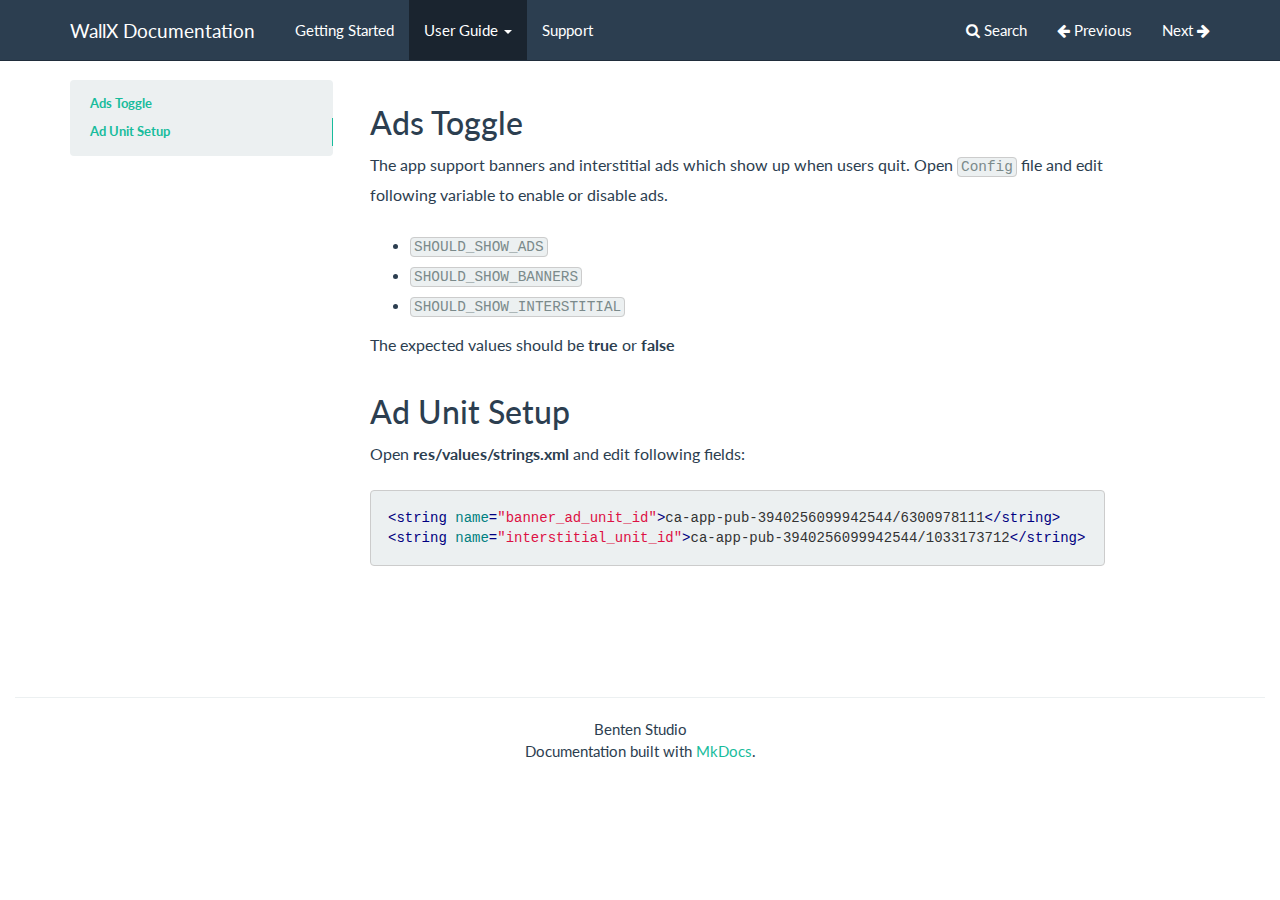
<file: user-guide/monetization/index.html>
<!DOCTYPE html>
<html lang="en">
    <head>
        <meta charset="utf-8">
        <meta http-equiv="X-UA-Compatible" content="IE=edge">
        <meta name="viewport" content="width=device-width, initial-scale=1.0">
        
        
        
        <link rel="shortcut icon" href="../../img/favicon.ico">

	<title>Monetization - WallX Documentation</title>

        <link href="../../css/bootstrap-custom.min.css" rel="stylesheet">
        <link href="../../css/font-awesome-4.0.3.css" rel="stylesheet">
        <link rel="stylesheet" href="../../css/highlight.css">
        <link href="../../css/base.css" rel="stylesheet">
        <link href="../../extra.css" rel="stylesheet">

        <!-- HTML5 shim and Respond.js IE8 support of HTML5 elements and media queries -->
        <!--[if lt IE 9]>
            <script src="https://oss.maxcdn.com/libs/html5shiv/3.7.0/html5shiv.js"></script>
            <script src="https://oss.maxcdn.com/libs/respond.js/1.3.0/respond.min.js"></script>
        <![endif]-->

        
    </head>

    <body>

        <div class="navbar navbar-default navbar-fixed-top" role="navigation">
    <div class="container">

        <!-- Collapsed navigation -->
        <div class="navbar-header">
            <!-- Expander button -->
            <button type="button" class="navbar-toggle" data-toggle="collapse" data-target=".navbar-collapse">
                <span class="sr-only">Toggle navigation</span>
                <span class="icon-bar"></span>
                <span class="icon-bar"></span>
                <span class="icon-bar"></span>
            </button>

            <!-- Main title -->
            <a class="navbar-brand" href="../..">WallX Documentation</a>
        </div>

        <!-- Expanded navigation -->
        <div class="navbar-collapse collapse">
            <!-- Main navigation -->
            <ul class="nav navbar-nav">
            
            
                <li >
                    <a href="../..">Getting Started</a>
                </li>
            
            
            
                <li class="dropdown active">
                    <a href="#" class="dropdown-toggle" data-toggle="dropdown">User Guide <b class="caret"></b></a>
                    <ul class="dropdown-menu">
                    
                        
<li >
    <a href="../parse-server/">Parse Server</a>
</li>

                    
                        
<li >
    <a href="../source-code-configuration/">Source Code Configuration</a>
</li>

                    
                        
<li >
    <a href="../content-moderation/">Content Moderation</a>
</li>

                    
                        
<li class="active">
    <a href="./">Monetization</a>
</li>

                    
                        
<li >
    <a href="../migration-from-parse-com/">Migration from Parse.com</a>
</li>

                    
                    </ul>
                </li>
            
            
            
                <li >
                    <a href="../../support/">Support</a>
                </li>
            
            
            </ul>

            <!-- Search, Navigation and Repo links -->
            <ul class="nav navbar-nav navbar-right">
                <li>
                    <a href="#" data-toggle="modal" data-target="#mkdocs_search_modal">
                        <i class="fa fa-search"></i> Search
                    </a>
                </li>
                <li >
                    <a rel="next" href="../content-moderation/">
                        <i class="fa fa-arrow-left"></i> Previous
                    </a>
                </li>
                <li >
                    <a rel="prev" href="../migration-from-parse-com/">
                        Next <i class="fa fa-arrow-right"></i>
                    </a>
                </li>
                
            </ul>
        </div>
    </div>
</div>

        <div class="container">
            <div class="col-md-3"><div class="bs-sidebar hidden-print affix well" role="complementary">
    <ul class="nav bs-sidenav">
    
        <li class="main active"><a href="#ads-toggle">Ads Toggle</a></li>
        
    
        <li class="main "><a href="#ad-unit-setup">Ad Unit Setup</a></li>
        
    
    </ul>
</div></div>
            <div class="col-md-9" role="main">

<h2 id="ads-toggle">Ads Toggle</h2>
<p>The app support banners and interstitial ads which show up when users quit. Open <code>Config</code> file and edit following variable to enable or disable ads.</p>
<ul>
<li><code>SHOULD_SHOW_ADS</code></li>
<li><code>SHOULD_SHOW_BANNERS</code></li>
<li><code>SHOULD_SHOW_INTERSTITIAL</code></li>
</ul>
<p>The expected values should be <strong>true</strong> or <strong>false</strong></p>
<h2 id="ad-unit-setup">Ad Unit Setup</h2>
<p>Open <strong>res/values/strings.xml</strong> and edit following fields:</p>
<pre class="codehilite"><code class="language-xml">&lt;string name=&quot;banner_ad_unit_id&quot;&gt;ca-app-pub-3940256099942544/6300978111&lt;/string&gt;
&lt;string name=&quot;interstitial_unit_id&quot;&gt;ca-app-pub-3940256099942544/1033173712&lt;/string&gt;</code></pre></div>
        </div>

        <footer class="col-md-12">
            <hr>
            
                <center>Benten Studio</center>
            
            <center>Documentation built with <a href="http://www.mkdocs.org/">MkDocs</a>.</center>
        </footer>

        <script src="../../js/jquery-1.10.2.min.js"></script>
        <script src="../../js/bootstrap-3.0.3.min.js"></script>
        <script src="../../js/highlight.pack.js"></script>
        <script>var base_url = '../..';</script>
        <script data-main="../../mkdocs/js/search.js" src="../../mkdocs/js/require.js"></script>
        <script src="../../js/base.js"></script>

        <div class="modal" id="mkdocs_search_modal" tabindex="-1" role="dialog" aria-labelledby="Search Modal" aria-hidden="true">
            <div class="modal-dialog">
                <div class="modal-content">
                    <div class="modal-header">
                        <button type="button" class="close" data-dismiss="modal"><span aria-hidden="true">&times;</span><span class="sr-only">Close</span></button>
                        <h4 class="modal-title" id="exampleModalLabel">Search</h4>
                    </div>
                    <div class="modal-body">
                        <p>
                            From here you can search these documents. Enter
                            your search terms below.
                        </p>
                        <form role="form">
                            <div class="form-group">
                                <input type="text" class="form-control" placeholder="Search..." id="mkdocs-search-query">
                            </div>
                        </form>
                        <div id="mkdocs-search-results"></div>
                    </div>
                    <div class="modal-footer">
                    </div>
                </div>
            </div>
        </div>
    </body>
</html>
</file>
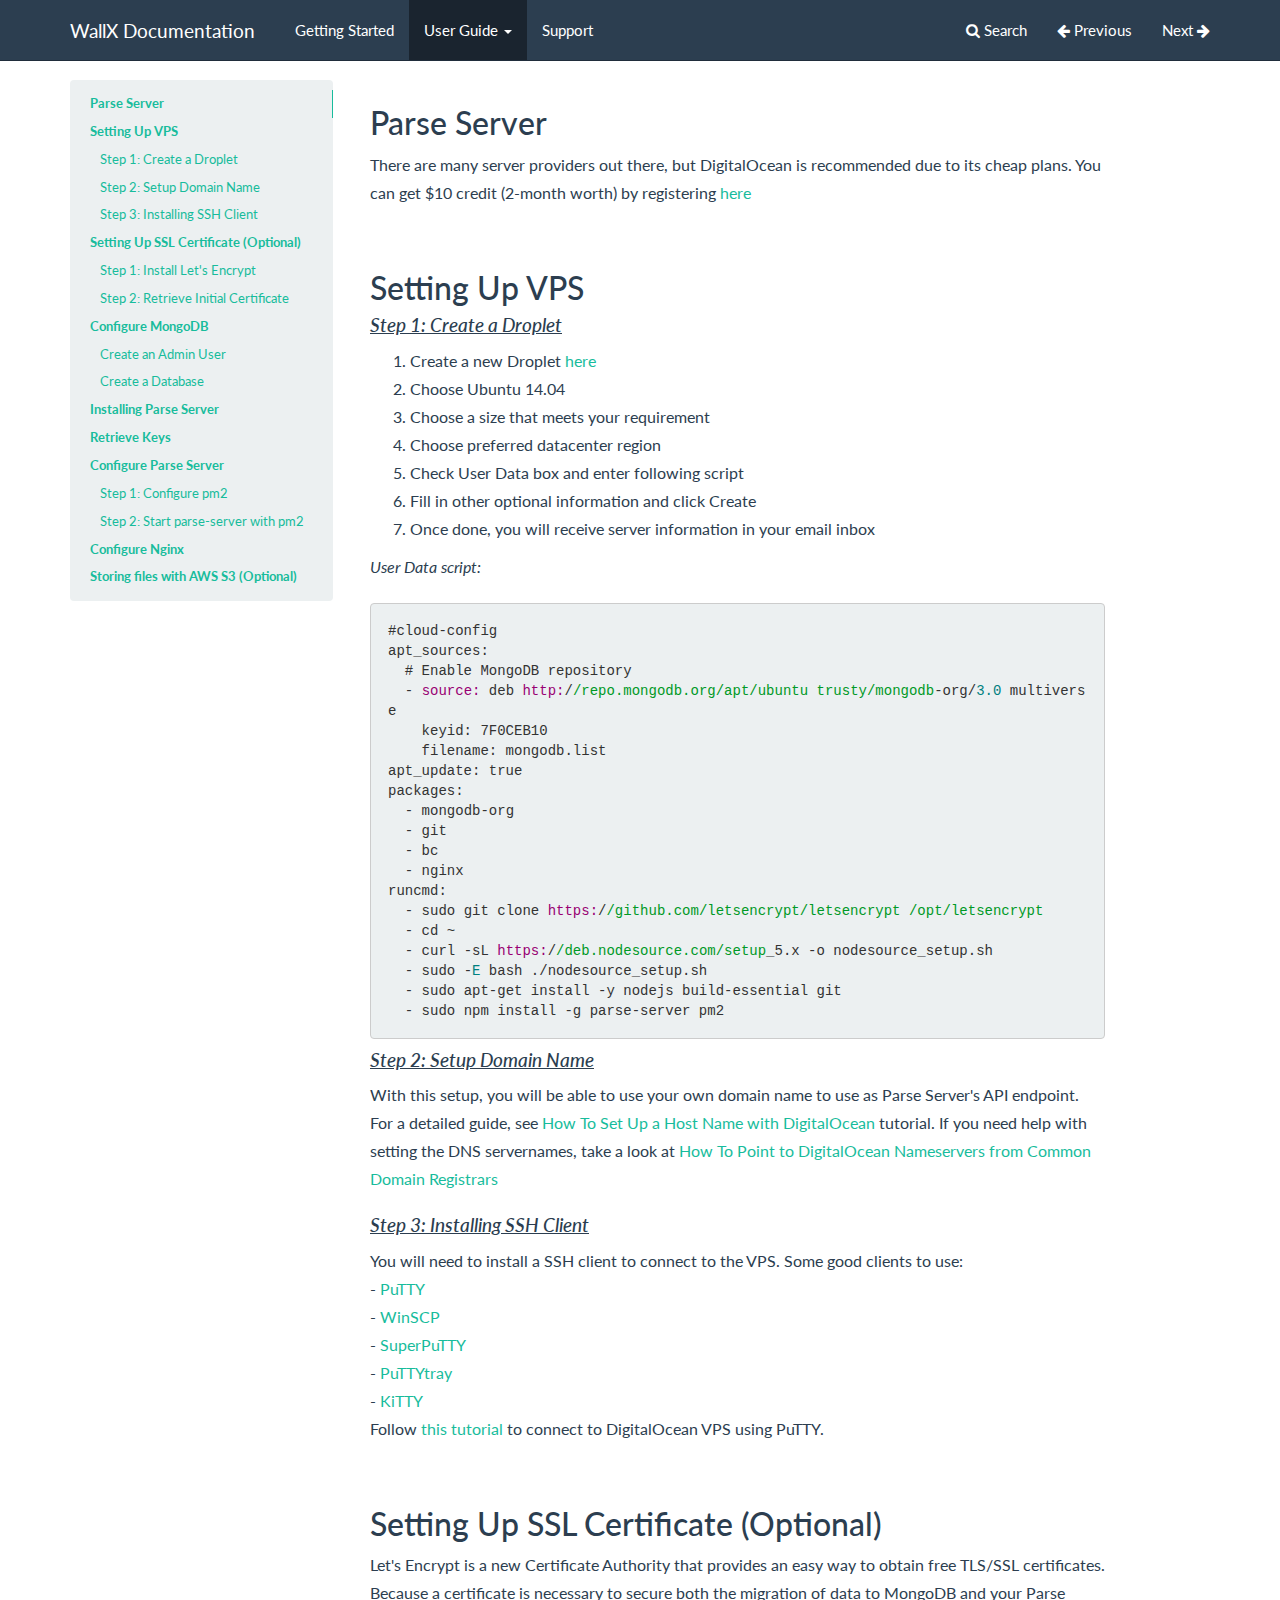
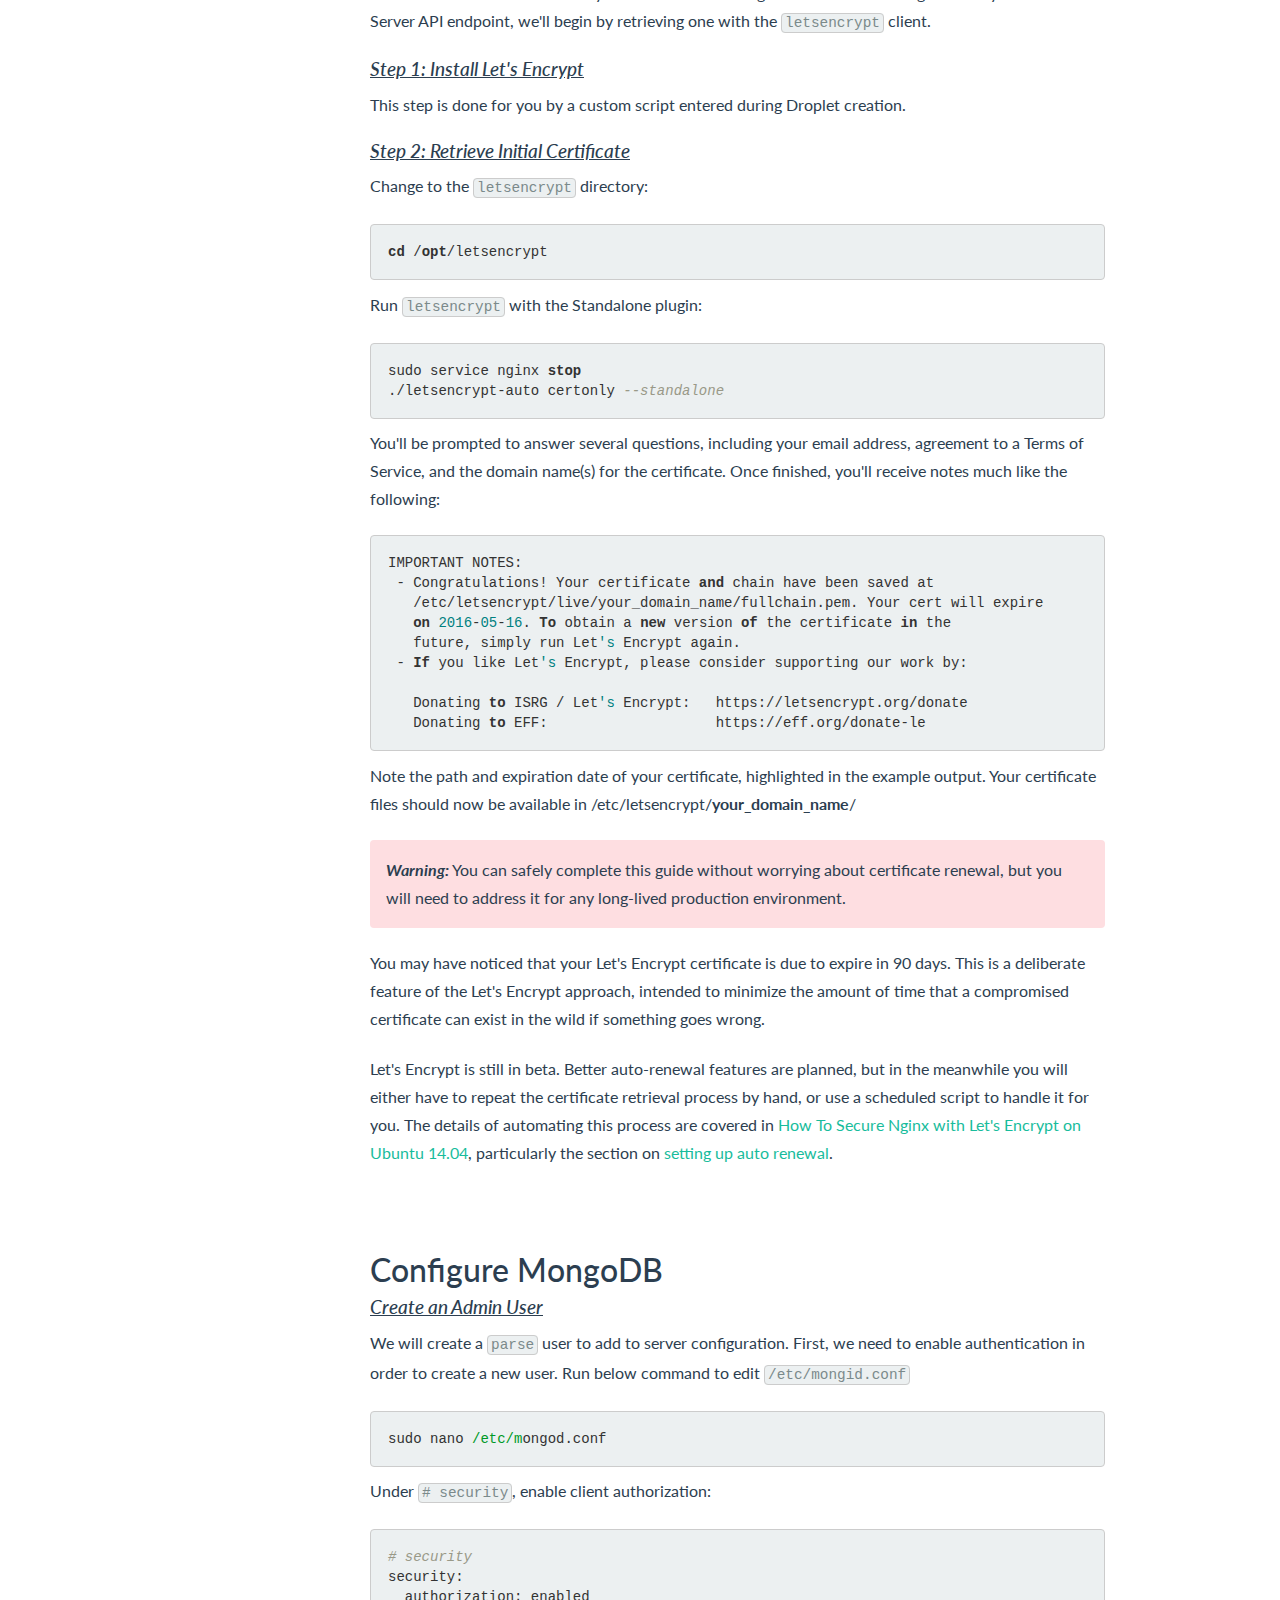
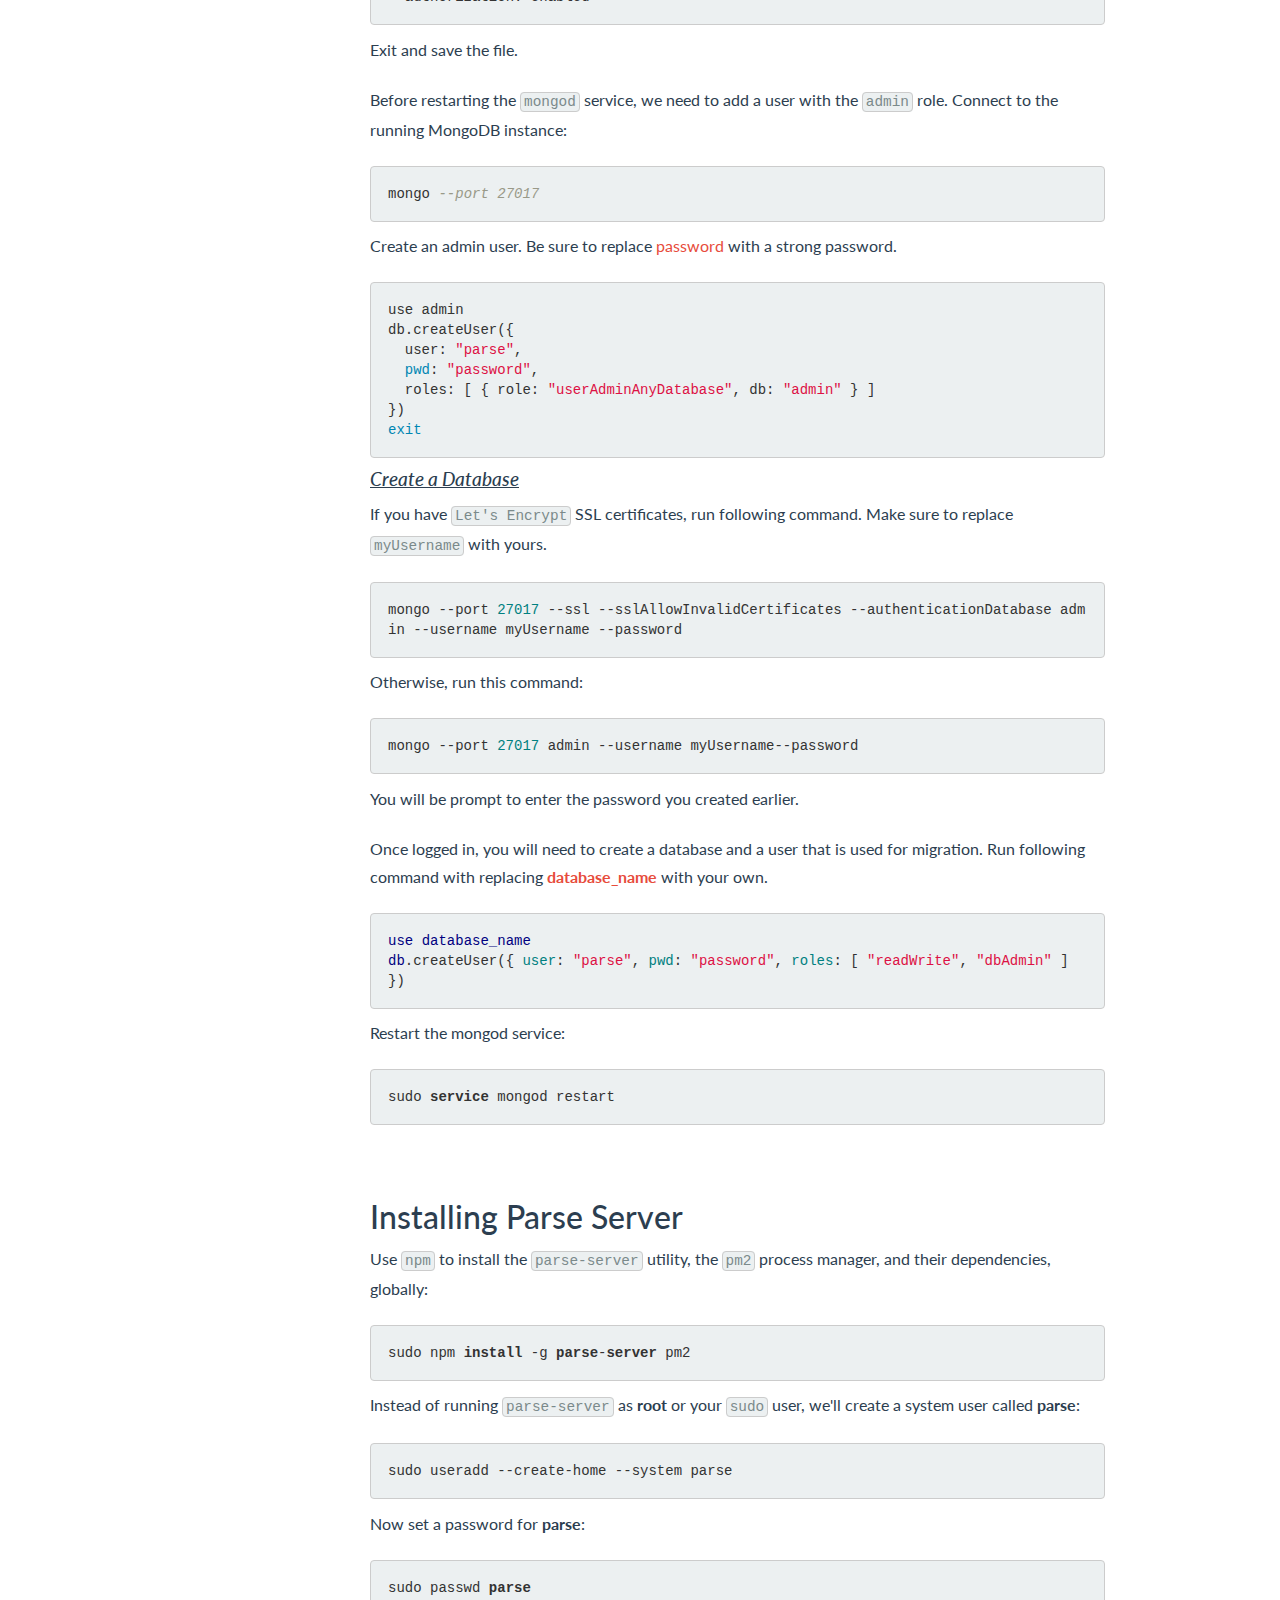
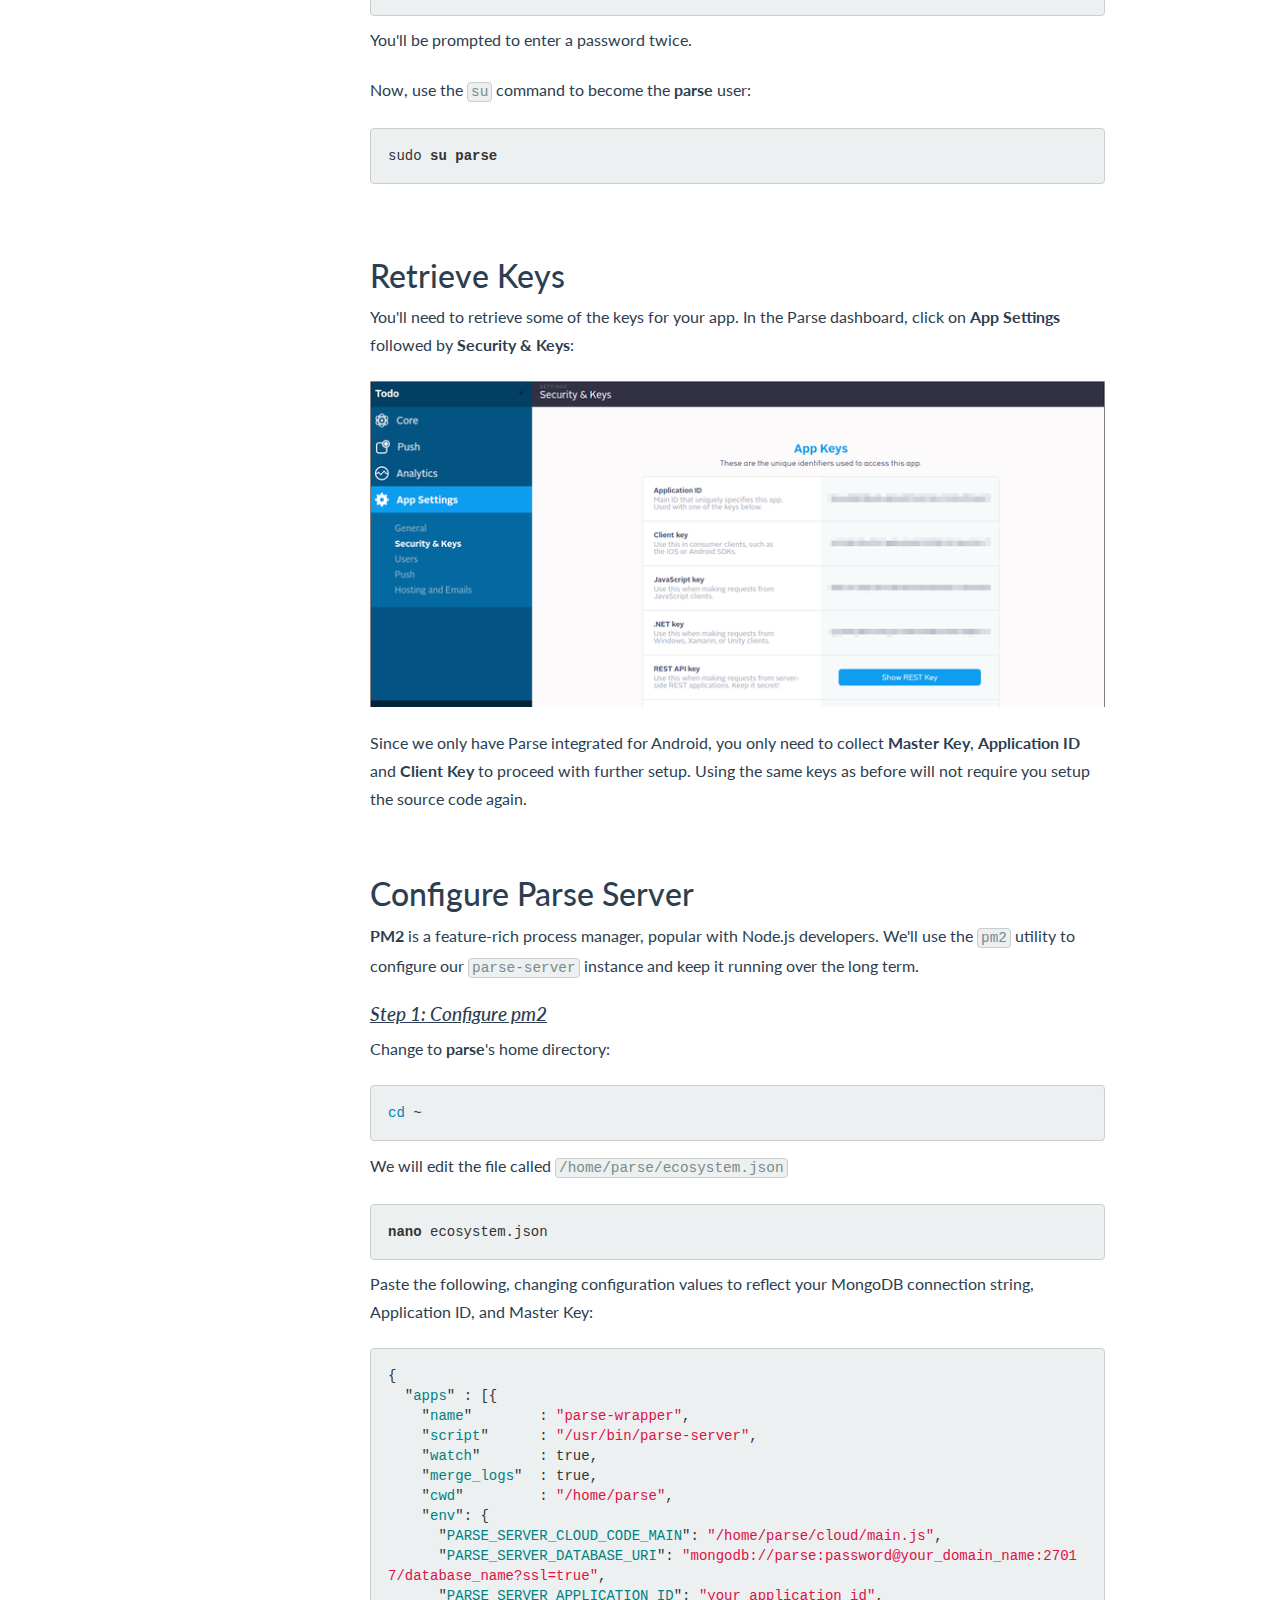
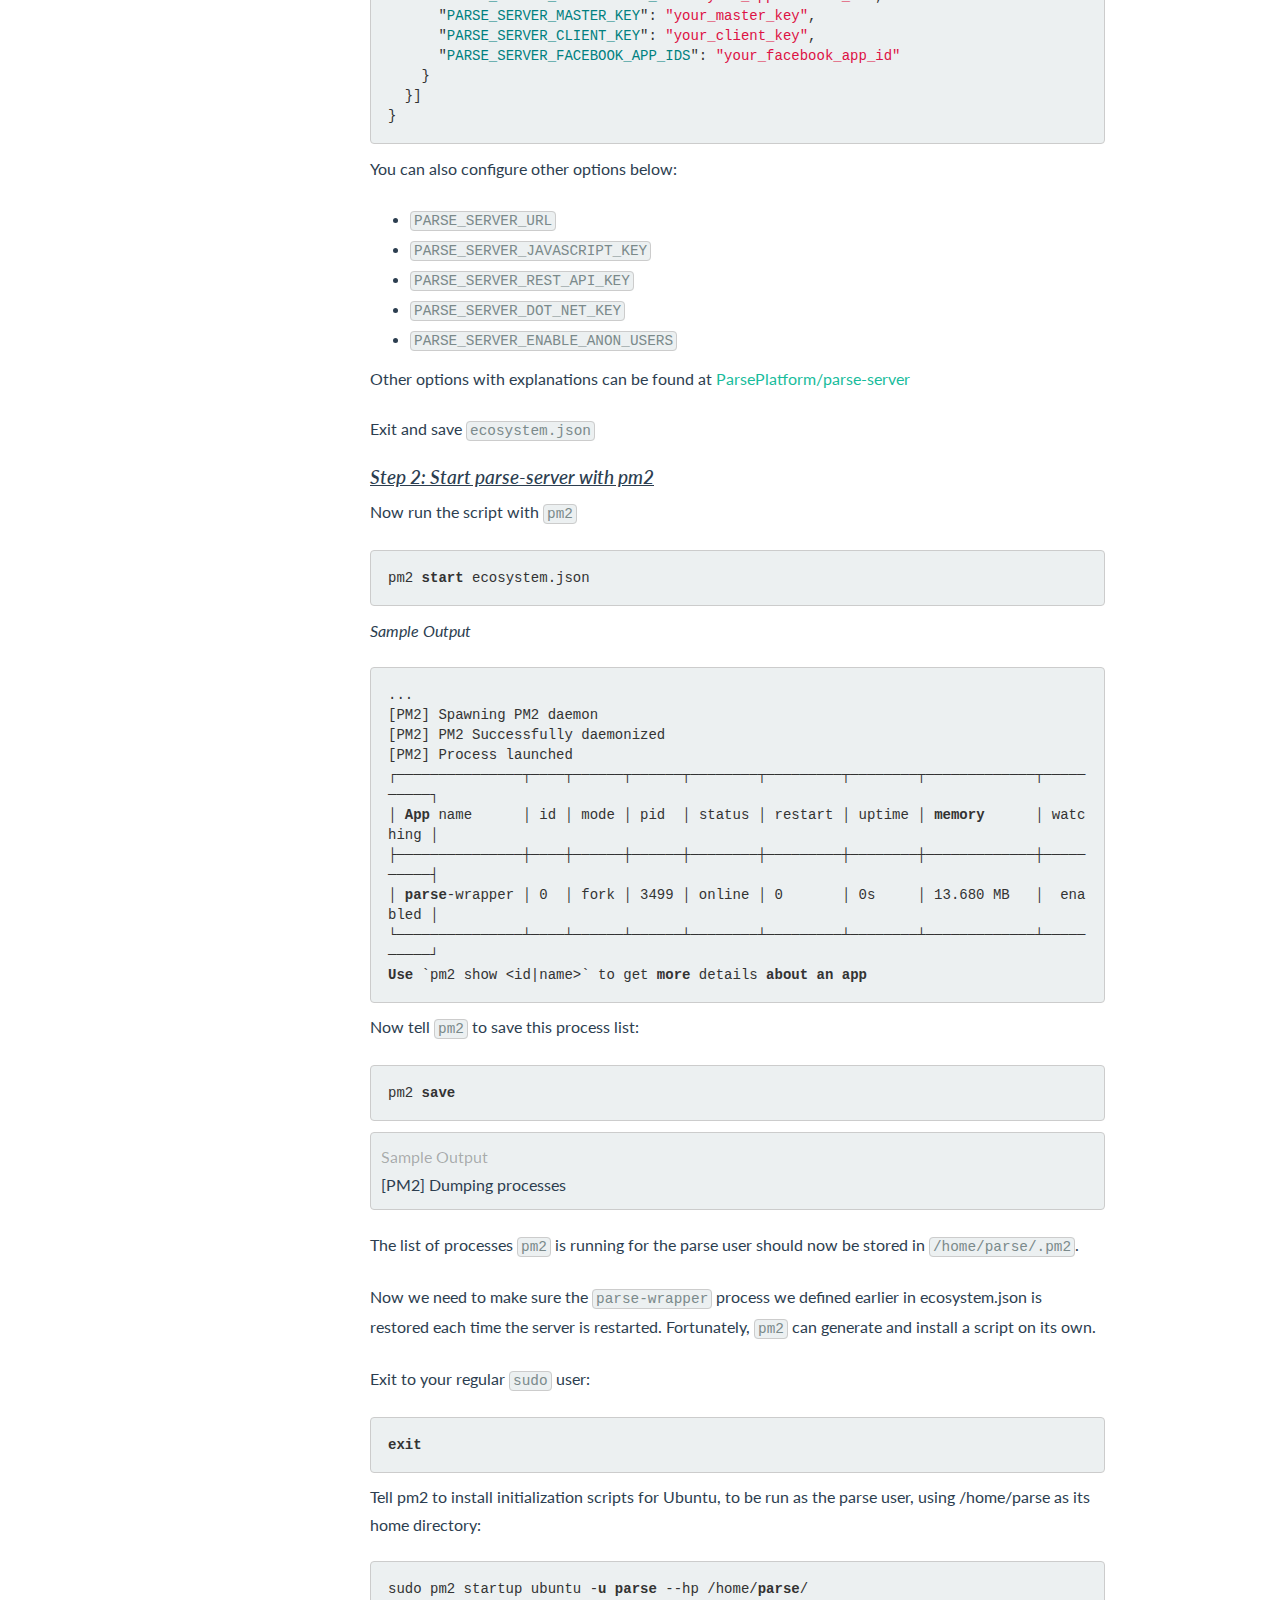
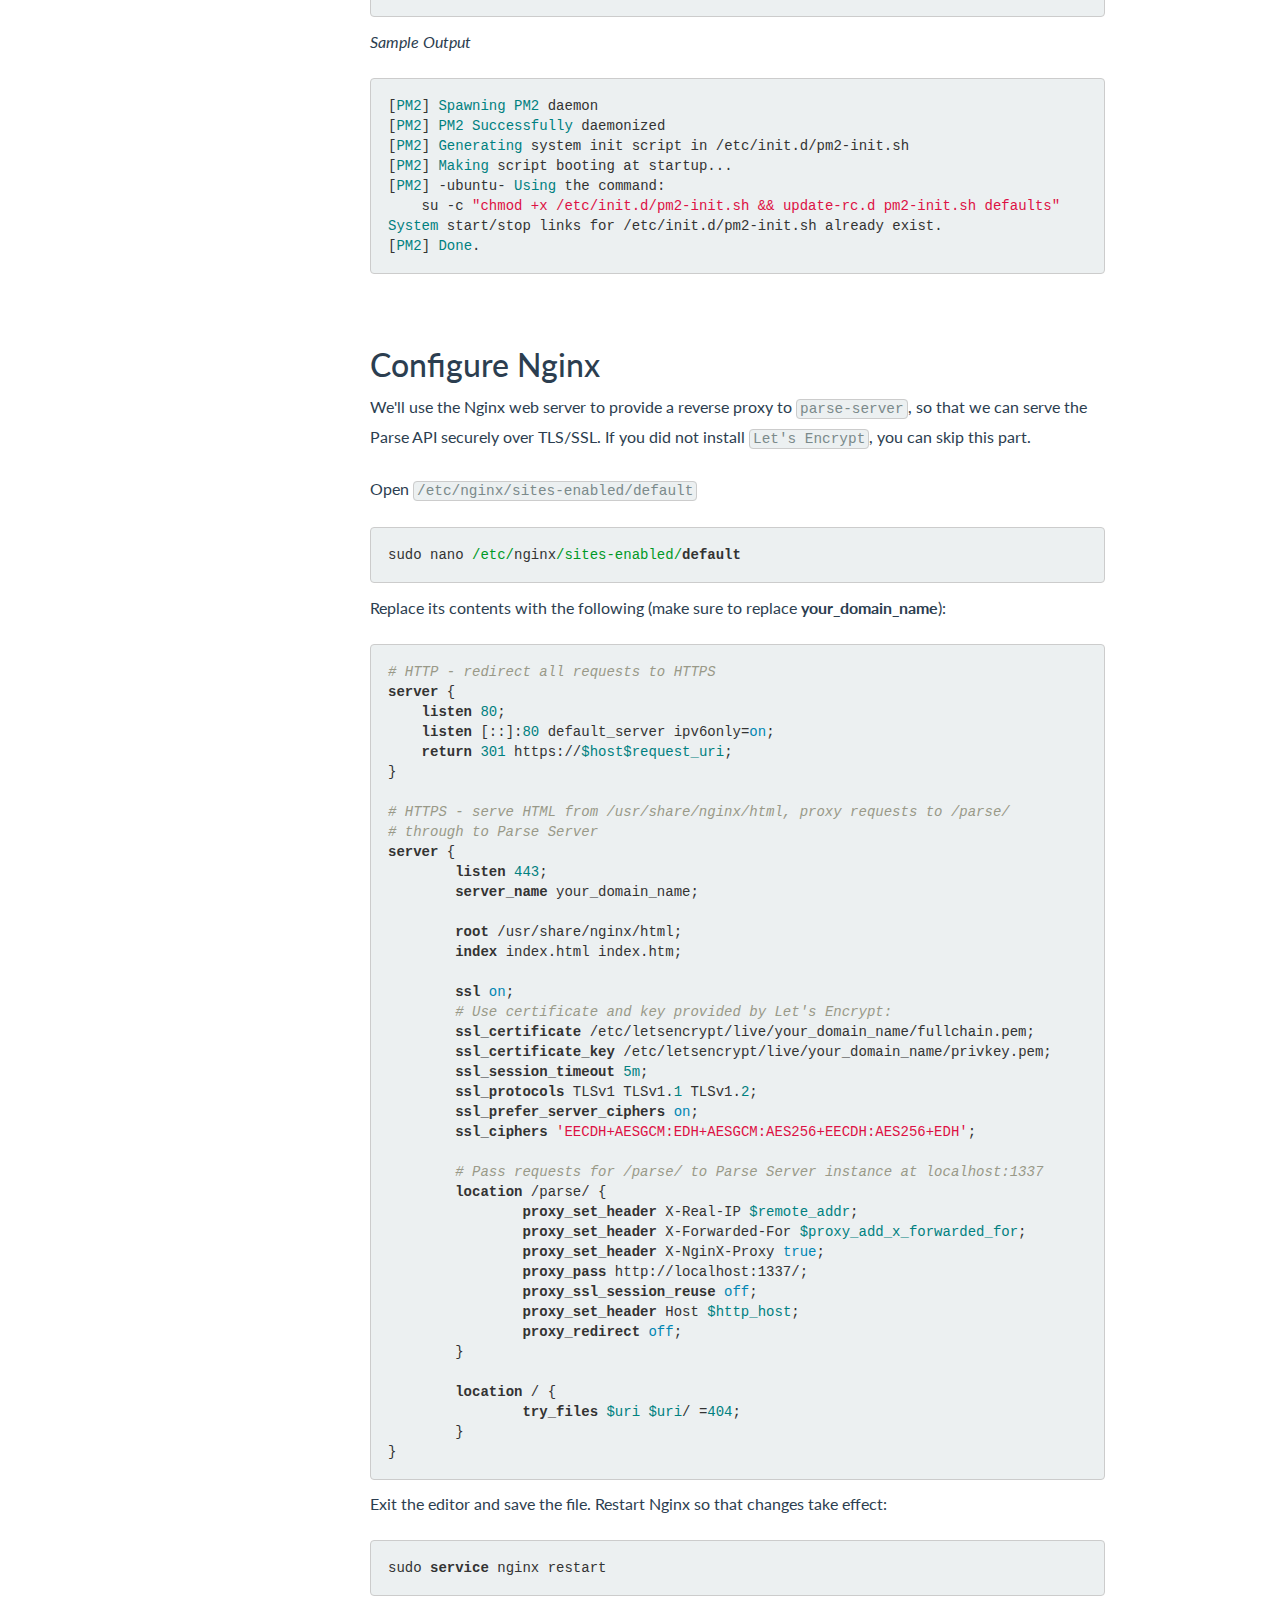
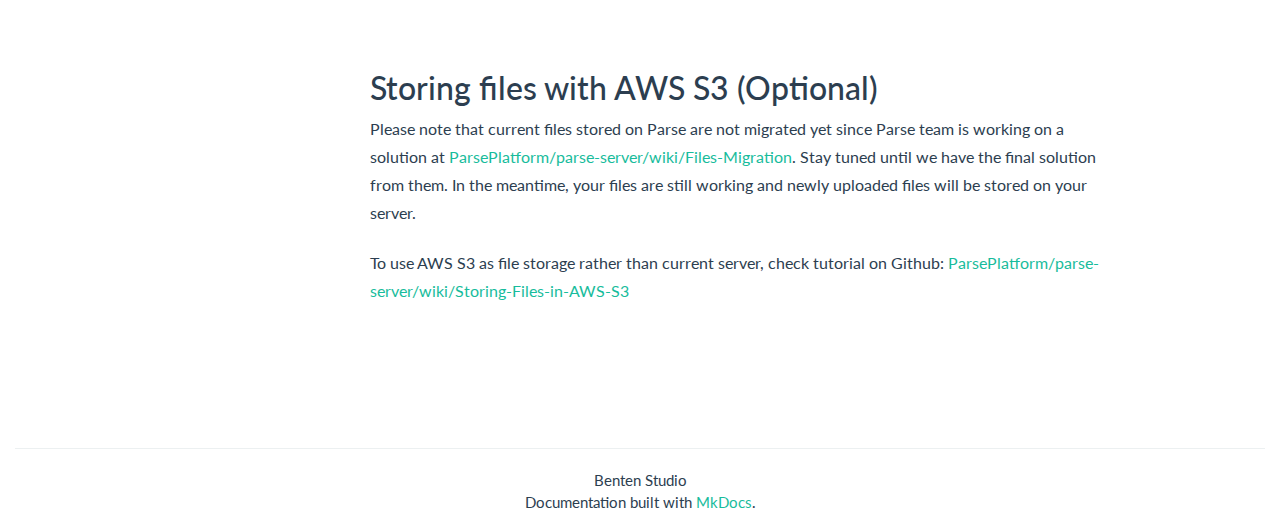
<file: user-guide/parse-server/index.html>
<!DOCTYPE html>
<html lang="en">
    <head>
        <meta charset="utf-8">
        <meta http-equiv="X-UA-Compatible" content="IE=edge">
        <meta name="viewport" content="width=device-width, initial-scale=1.0">
        
        
        
        <link rel="shortcut icon" href="../../img/favicon.ico">

	<title>Parse Server - WallX Documentation</title>

        <link href="../../css/bootstrap-custom.min.css" rel="stylesheet">
        <link href="../../css/font-awesome-4.0.3.css" rel="stylesheet">
        <link rel="stylesheet" href="../../css/highlight.css">
        <link href="../../css/base.css" rel="stylesheet">
        <link href="../../extra.css" rel="stylesheet">

        <!-- HTML5 shim and Respond.js IE8 support of HTML5 elements and media queries -->
        <!--[if lt IE 9]>
            <script src="https://oss.maxcdn.com/libs/html5shiv/3.7.0/html5shiv.js"></script>
            <script src="https://oss.maxcdn.com/libs/respond.js/1.3.0/respond.min.js"></script>
        <![endif]-->

        
    </head>

    <body>

        <div class="navbar navbar-default navbar-fixed-top" role="navigation">
    <div class="container">

        <!-- Collapsed navigation -->
        <div class="navbar-header">
            <!-- Expander button -->
            <button type="button" class="navbar-toggle" data-toggle="collapse" data-target=".navbar-collapse">
                <span class="sr-only">Toggle navigation</span>
                <span class="icon-bar"></span>
                <span class="icon-bar"></span>
                <span class="icon-bar"></span>
            </button>

            <!-- Main title -->
            <a class="navbar-brand" href="../..">WallX Documentation</a>
        </div>

        <!-- Expanded navigation -->
        <div class="navbar-collapse collapse">
            <!-- Main navigation -->
            <ul class="nav navbar-nav">
            
            
                <li >
                    <a href="../..">Getting Started</a>
                </li>
            
            
            
                <li class="dropdown active">
                    <a href="#" class="dropdown-toggle" data-toggle="dropdown">User Guide <b class="caret"></b></a>
                    <ul class="dropdown-menu">
                    
                        
<li class="active">
    <a href="./">Parse Server</a>
</li>

                    
                        
<li >
    <a href="../source-code-configuration/">Source Code Configuration</a>
</li>

                    
                        
<li >
    <a href="../content-moderation/">Content Moderation</a>
</li>

                    
                        
<li >
    <a href="../monetization/">Monetization</a>
</li>

                    
                        
<li >
    <a href="../migration-from-parse-com/">Migration from Parse.com</a>
</li>

                    
                    </ul>
                </li>
            
            
            
                <li >
                    <a href="../../support/">Support</a>
                </li>
            
            
            </ul>

            <!-- Search, Navigation and Repo links -->
            <ul class="nav navbar-nav navbar-right">
                <li>
                    <a href="#" data-toggle="modal" data-target="#mkdocs_search_modal">
                        <i class="fa fa-search"></i> Search
                    </a>
                </li>
                <li >
                    <a rel="next" href="../..">
                        <i class="fa fa-arrow-left"></i> Previous
                    </a>
                </li>
                <li >
                    <a rel="prev" href="../source-code-configuration/">
                        Next <i class="fa fa-arrow-right"></i>
                    </a>
                </li>
                
            </ul>
        </div>
    </div>
</div>

        <div class="container">
            <div class="col-md-3"><div class="bs-sidebar hidden-print affix well" role="complementary">
    <ul class="nav bs-sidenav">
    
        <li class="main active"><a href="#parse-server">Parse Server</a></li>
        
    
        <li class="main "><a href="#setting-up-vps">Setting Up VPS</a></li>
        
            <li><a href="#step-1-create-a-droplet">Step 1: Create a Droplet</a></li>
        
            <li><a href="#step-2-setup-domain-name">Step 2: Setup Domain Name</a></li>
        
            <li><a href="#step-3-installing-ssh-client">Step 3: Installing SSH Client</a></li>
        
    
        <li class="main "><a href="#setting-up-ssl-certificate-optional">Setting Up SSL Certificate (Optional)</a></li>
        
            <li><a href="#step-1-install-lets-encrypt">Step 1: Install Let's Encrypt</a></li>
        
            <li><a href="#step-2-retrieve-initial-certificate">Step 2: Retrieve Initial Certificate</a></li>
        
    
        <li class="main "><a href="#configure-mongodb">Configure MongoDB</a></li>
        
            <li><a href="#create-an-admin-user">Create an Admin User</a></li>
        
            <li><a href="#create-a-database">Create a Database</a></li>
        
    
        <li class="main "><a href="#installing-parse-server">Installing Parse Server</a></li>
        
    
        <li class="main "><a href="#retrieve-keys">Retrieve Keys</a></li>
        
    
        <li class="main "><a href="#configure-parse-server">Configure Parse Server</a></li>
        
            <li><a href="#step-1-configure-pm2">Step 1: Configure pm2</a></li>
        
            <li><a href="#step-2-start-parse-server-with-pm2">Step 2: Start parse-server with pm2</a></li>
        
    
        <li class="main "><a href="#configure-nginx">Configure Nginx</a></li>
        
    
        <li class="main "><a href="#storing-files-with-aws-s3-optional">Storing files with AWS S3 (Optional)</a></li>
        
    
    </ul>
</div></div>
            <div class="col-md-9" role="main">

<h2 id="parse-server">Parse Server</h2>
<p>There are many server providers out there, but DigitalOcean is recommended due to its cheap plans. You can get $10 credit (2-month worth) by registering <a href="https://m.do.co/c/b32e35e3d2be">here</a><br />
<br></p>
<h2 id="setting-up-vps">Setting Up VPS</h2>
<h4 id="step-1-create-a-droplet">Step 1: Create a Droplet</h4>
<ol>
<li>Create a new Droplet <a href="https://cloud.digitalocean.com/droplets/new">here</a></li>
<li>Choose Ubuntu 14.04</li>
<li>Choose a size that meets your requirement</li>
<li>Choose preferred datacenter region</li>
<li>Check User Data box and enter following script</li>
<li>Fill in other optional information and click Create</li>
<li>Once done, you will receive server information in your email inbox</li>
</ol>
<p><em>User Data script:</em></p>
<pre class="codehilite"><code>#cloud-config
apt_sources:
  # Enable MongoDB repository
  - source: deb http://repo.mongodb.org/apt/ubuntu trusty/mongodb-org/3.0 multiverse
    keyid: 7F0CEB10
    filename: mongodb.list
apt_update: true
packages:
  - mongodb-org
  - git
  - bc
  - nginx
runcmd:
  - sudo git clone https://github.com/letsencrypt/letsencrypt /opt/letsencrypt
  - cd ~
  - curl -sL https://deb.nodesource.com/setup_5.x -o nodesource_setup.sh
  - sudo -E bash ./nodesource_setup.sh
  - sudo apt-get install -y nodejs build-essential git
  - sudo npm install -g parse-server pm2</code></pre>


<h4 id="step-2-setup-domain-name">Step 2: Setup Domain Name</h4>
<p>With this setup, you will be able to use your own domain name to use as Parse Server's API endpoint. For a detailed guide, see <a href="https://www.digitalocean.com/community/tutorials/how-to-set-up-a-host-name-with-digitalocean">How To Set Up a Host Name with DigitalOcean</a> tutorial. If you need help with setting the DNS servernames, take a look at <a href="https://www.digitalocean.com/community/tutorials/how-to-point-to-digitalocean-nameservers-from-common-domain-registrars">How To Point to DigitalOcean Nameservers from Common Domain Registrars</a></p>
<h4 id="step-3-installing-ssh-client">Step 3: Installing SSH Client</h4>
<p>You will need to install a SSH client to connect to the VPS. Some good clients to use:<br />
  - <a href="http://www.putty.org/">PuTTY</a><br />
  - <a href="https://winscp.net">WinSCP</a><br />
  - <a href="https://github.com/jimradford/superputty/releases">SuperPuTTY</a><br />
  - <a href="https://puttytray.goeswhere.com/">PuTTYtray</a><br />
  - <a href="http://www.9bis.net/kitty/">KiTTY</a><br />
Follow <a href="https://www.digitalocean.com/community/tutorials/how-to-use-ssh-keys-with-putty-on-digitalocean-droplets-windows-users">this tutorial</a> to connect to DigitalOcean VPS using PuTTY.<br />
<br></p>
<h2 id="setting-up-ssl-certificate-optional">Setting Up SSL Certificate (Optional)</h2>
<p>Let's Encrypt is a new Certificate Authority that provides an easy way to obtain free TLS/SSL certificates. Because a certificate is necessary to secure both the migration of data to MongoDB and your Parse Server API endpoint, we'll begin by retrieving one with the <code>letsencrypt</code> client.</p>
<h4 id="step-1-install-lets-encrypt">Step 1: Install Let's Encrypt</h4>
<p>This step is done for you by a custom script entered during Droplet creation.</p>
<h4 id="step-2-retrieve-initial-certificate">Step 2: Retrieve Initial Certificate</h4>
<p>Change to the <code>letsencrypt</code> directory:</p>
<pre class="codehilite"><code>cd /opt/letsencrypt</code></pre>


<p>Run <code>letsencrypt</code> with the Standalone plugin:</p>
<pre class="codehilite"><code>sudo service nginx stop
./letsencrypt-auto certonly --standalone</code></pre>


<p>You'll be prompted to answer several questions, including your email address, agreement to a Terms of Service, and the domain name(s) for the certificate. Once finished, you'll receive notes much like the following:</p>
<pre class="codehilite"><code>IMPORTANT NOTES:
 - Congratulations! Your certificate and chain have been saved at
   /etc/letsencrypt/live/your_domain_name/fullchain.pem. Your cert will expire
   on 2016-05-16. To obtain a new version of the certificate in the
   future, simply run Let's Encrypt again.
 - If you like Let's Encrypt, please consider supporting our work by:

   Donating to ISRG / Let's Encrypt:   https://letsencrypt.org/donate
   Donating to EFF:                    https://eff.org/donate-le</code></pre>


<p>Note the path and expiration date of your certificate, highlighted in the example output. Your certificate files should now be available in /etc/letsencrypt/<strong>your_domain_name</strong>/</p>
<div class="admonition note-danger">
<p><strong><em>Warning:</em></strong> You can safely complete this guide without worrying about certificate renewal, but you will need to address it for any long-lived production environment.</p>
</div>
<p>You may have noticed that your Let's Encrypt certificate is due to expire in 90 days. This is a deliberate feature of the Let's Encrypt approach, intended to minimize the amount of time that a compromised certificate can exist in the wild if something goes wrong.</p>
<p>Let's Encrypt is still in beta. Better auto-renewal features are planned, but in the meanwhile you will either have to repeat the certificate retrieval process by hand, or use a scheduled script to handle it for you. The details of automating this process are covered in <a href="https://www.digitalocean.com/community/tutorials/how-to-secure-nginx-with-let-s-encrypt-on-ubuntu-14-04">How To Secure Nginx with Let's Encrypt on Ubuntu 14.04</a>, particularly the section on <a href="https://www.digitalocean.com/community/tutorials/how-to-secure-nginx-with-let-s-encrypt-on-ubuntu-14-04#step-4-%E2%80%94-set-up-auto-renewal">setting up auto renewal</a>.</p>
<p><br></p>
<h2 id="configure-mongodb">Configure MongoDB</h2>
<h4 id="create-an-admin-user">Create an Admin User</h4>
<p>We will create a <code>parse</code> user to add to server configuration. First, we need to enable authentication in order to create a new user. Run below command to edit <code>/etc/mongid.conf</code></p>
<pre class="codehilite"><code>sudo nano /etc/mongod.conf</code></pre>


<p>Under <code># security</code>, enable client authorization:</p>
<pre class="codehilite"><code class="language-yaml"># security
security:
  authorization: enabled</code></pre>


<p>Exit and save the file.</p>
<p>Before restarting the <code>mongod</code> service, we need to add a user with the <code>admin</code> role. Connect to the running MongoDB instance:</p>
<pre class="codehilite"><code>mongo --port 27017</code></pre>


<p>Create an admin user. Be sure to replace <span class="text-danger">password</span> with  a strong password.</p>
<pre class="codehilite"><code class="language-bash">use admin
db.createUser({
  user: &quot;parse&quot;,
  pwd: &quot;password&quot;,
  roles: [ { role: &quot;userAdminAnyDatabase&quot;, db: &quot;admin&quot; } ]
})
exit</code></pre>


<h4 id="create-a-database">Create a Database</h4>
<p>If you have <code>Let's Encrypt</code> SSL certificates, run following command. Make sure to replace <code>myUsername</code> with yours.</p>
<pre class="codehilite"><code class="language-bash">mongo --port 27017 --ssl --sslAllowInvalidCertificates --authenticationDatabase admin --username myUsername --password</code></pre>


<p>Otherwise, run this command:</p>
<pre class="codehilite"><code class="language-bash">mongo --port 27017 admin --username myUsername--password</code></pre>


<p>You will be prompt to enter the password you created earlier.</p>
<p>Once logged in, you will need to create a database and a user that is used for migration. Run following command with replacing <span class="text-danger"><strong>database_name</strong></span> with your own.</p>
<pre class="codehilite"><code>use database_name
db.createUser({ user: &quot;parse&quot;, pwd: &quot;password&quot;, roles: [ &quot;readWrite&quot;, &quot;dbAdmin&quot; ] })</code></pre>


<p>Restart the mongod service:</p>
<pre class="codehilite"><code>sudo service mongod restart</code></pre>


<p><br></p>
<h2 id="installing-parse-server">Installing Parse Server</h2>
<p>Use <code>npm</code> to install the <code>parse-server</code> utility, the <code>pm2</code> process manager, and their dependencies, globally:</p>
<pre class="codehilite"><code>sudo npm install -g parse-server pm2</code></pre>


<p>Instead of running <code>parse-server</code> as <strong>root</strong> or your <code>sudo</code> user, we'll create a system user called <strong>parse</strong>:</p>
<pre class="codehilite"><code class="language-bash">sudo useradd --create-home --system parse</code></pre>


<p>Now set a password for <strong>parse</strong>:</p>
<pre class="codehilite"><code>sudo passwd parse</code></pre>


<p>You'll be prompted to enter a password twice.</p>
<p>Now, use the <code>su</code> command to become the <strong>parse</strong> user:</p>
<pre class="codehilite"><code>sudo su parse</code></pre>


<p><br></p>
<h2 id="retrieve-keys">Retrieve Keys</h2>
<p>You'll need to retrieve some of the keys for your app. In the Parse dashboard, click on <strong>App Settings</strong> followed by <strong>Security &amp; Keys</strong>:</p>
<p><img alt="" src="../../assets/images/small-007.png" /></p>
<p>Since we only have Parse integrated for Android, you only need to collect <strong>Master Key</strong>, <strong>Application ID</strong> and <strong>Client Key</strong> to proceed with further setup. Using the same keys as before will not require you setup the source code again.<br />
<br></p>
<h2 id="configure-parse-server">Configure Parse Server</h2>
<p><strong>PM2</strong> is a feature-rich process manager, popular with Node.js developers. We'll use the <code>pm2</code> utility to configure our <code>parse-server</code> instance and keep it running over the long term.</p>
<h4 id="step-1-configure-pm2">Step 1: Configure pm2</h4>
<p>Change to <strong>parse</strong>'s home directory:</p>
<pre class="codehilite"><code>cd ~</code></pre>


<p>We will edit the file called <code>/home/parse/ecosystem.json</code></p>
<pre class="codehilite"><code>nano ecosystem.json</code></pre>


<p>Paste the following, changing configuration values to reflect your MongoDB connection string, Application ID, and Master Key:</p>
<pre class="codehilite"><code class="language-json">{
  &quot;apps&quot; : [{
    &quot;name&quot;        : &quot;parse-wrapper&quot;,
    &quot;script&quot;      : &quot;/usr/bin/parse-server&quot;,
    &quot;watch&quot;       : true,
    &quot;merge_logs&quot;  : true,
    &quot;cwd&quot;         : &quot;/home/parse&quot;,
    &quot;env&quot;: {
      &quot;PARSE_SERVER_CLOUD_CODE_MAIN&quot;: &quot;/home/parse/cloud/main.js&quot;,
      &quot;PARSE_SERVER_DATABASE_URI&quot;: &quot;mongodb://parse:password@your_domain_name:27017/database_name?ssl=true&quot;,
      &quot;PARSE_SERVER_APPLICATION_ID&quot;: &quot;your_application_id&quot;,
      &quot;PARSE_SERVER_MASTER_KEY&quot;: &quot;your_master_key&quot;,
      &quot;PARSE_SERVER_CLIENT_KEY&quot;: &quot;your_client_key&quot;,
      &quot;PARSE_SERVER_FACEBOOK_APP_IDS&quot;: &quot;your_facebook_app_id&quot;
    }
  }]
}</code></pre>


<p>You can also configure other options below:</p>
<ul>
<li><code>PARSE_SERVER_URL</code></li>
<li><code>PARSE_SERVER_JAVASCRIPT_KEY</code></li>
<li><code>PARSE_SERVER_REST_API_KEY</code></li>
<li><code>PARSE_SERVER_DOT_NET_KEY</code></li>
<li><code>PARSE_SERVER_ENABLE_ANON_USERS</code></li>
</ul>
<p>Other options with explanations can be found at <a href="https://github.com/ParsePlatform/parse-server/blob/master/src/cli/cli-definitions.js">ParsePlatform/parse-server</a></p>
<p>Exit and save <code>ecosystem.json</code></p>
<h4 id="step-2-start-parse-server-with-pm2">Step 2: Start parse-server with pm2</h4>
<p>Now run the script with <code>pm2</code></p>
<pre class="codehilite"><code>pm2 start ecosystem.json</code></pre>


<p><em>Sample Output</em></p>
<pre class="codehilite"><code>...
[PM2] Spawning PM2 daemon
[PM2] PM2 Successfully daemonized
[PM2] Process launched
┌───────────────┬────┬──────┬──────┬────────┬─────────┬────────┬─────────────┬──────────┐
│ App name      │ id │ mode │ pid  │ status │ restart │ uptime │ memory      │ watching │
├───────────────┼────┼──────┼──────┼────────┼─────────┼────────┼─────────────┼──────────┤
│ parse-wrapper │ 0  │ fork │ 3499 │ online │ 0       │ 0s     │ 13.680 MB   │  enabled │
└───────────────┴────┴──────┴──────┴────────┴─────────┴────────┴─────────────┴──────────┘
Use `pm2 show &lt;id|name&gt;` to get more details about an app</code></pre>


<p>Now tell <code>pm2</code> to save this process list:</p>
<pre class="codehilite"><code>pm2 save</code></pre>


<div class="admonition sample-output">
<p class="admonition-title">Sample Output</p>
<p>[PM2] Dumping processes</p>
</div>
<p>The list of processes <code>pm2</code> is running for the parse user should now be stored in <code>/home/parse/.pm2</code>.</p>
<p>Now we need to make sure the <code>parse-wrapper</code> process we defined earlier in ecosystem.json is restored each time the server is restarted. Fortunately, <code>pm2</code> can generate and install a script on its own.</p>
<p>Exit to your regular <code>sudo</code> user:</p>
<pre class="codehilite"><code>exit</code></pre>


<p>Tell pm2 to install initialization scripts for Ubuntu, to be run as the parse user, using /home/parse as its home directory:</p>
<pre class="codehilite"><code>sudo pm2 startup ubuntu -u parse --hp /home/parse/</code></pre>


<p><em>Sample Output</em></p>
<pre class="codehilite"><code>[PM2] Spawning PM2 daemon
[PM2] PM2 Successfully daemonized
[PM2] Generating system init script in /etc/init.d/pm2-init.sh
[PM2] Making script booting at startup...
[PM2] -ubuntu- Using the command:
    su -c &quot;chmod +x /etc/init.d/pm2-init.sh &amp;&amp; update-rc.d pm2-init.sh defaults&quot;
System start/stop links for /etc/init.d/pm2-init.sh already exist.
[PM2] Done.</code></pre>


<p><br></p>
<h2 id="configure-nginx">Configure Nginx</h2>
<p>We'll use the Nginx web server to provide a reverse proxy to <code>parse-server</code>, so that we can serve the Parse API securely over TLS/SSL. If you did not install <code>Let's Encrypt</code>, you can skip this part.</p>
<p>Open <code>/etc/nginx/sites-enabled/default</code></p>
<pre class="codehilite"><code>sudo nano /etc/nginx/sites-enabled/default</code></pre>


<p>Replace its contents with the following (make sure to replace <strong>your_domain_name</strong>):</p>
<pre class="codehilite"><code># HTTP - redirect all requests to HTTPS
server {
    listen 80;
    listen [::]:80 default_server ipv6only=on;
    return 301 https://$host$request_uri;
}

# HTTPS - serve HTML from /usr/share/nginx/html, proxy requests to /parse/
# through to Parse Server
server {
        listen 443;
        server_name your_domain_name;

        root /usr/share/nginx/html;
        index index.html index.htm;

        ssl on;
        # Use certificate and key provided by Let's Encrypt:
        ssl_certificate /etc/letsencrypt/live/your_domain_name/fullchain.pem;
        ssl_certificate_key /etc/letsencrypt/live/your_domain_name/privkey.pem;
        ssl_session_timeout 5m;
        ssl_protocols TLSv1 TLSv1.1 TLSv1.2;
        ssl_prefer_server_ciphers on;
        ssl_ciphers 'EECDH+AESGCM:EDH+AESGCM:AES256+EECDH:AES256+EDH';

        # Pass requests for /parse/ to Parse Server instance at localhost:1337
        location /parse/ {
                proxy_set_header X-Real-IP $remote_addr;
                proxy_set_header X-Forwarded-For $proxy_add_x_forwarded_for;
                proxy_set_header X-NginX-Proxy true;
                proxy_pass http://localhost:1337/;
                proxy_ssl_session_reuse off;
                proxy_set_header Host $http_host;
                proxy_redirect off;
        }

        location / {
                try_files $uri $uri/ =404;
        }
}</code></pre>


<p>Exit the editor and save the file. Restart Nginx so that changes take effect:</p>
<pre class="codehilite"><code>sudo service nginx restart</code></pre>


<p><br></p>
<h2 id="storing-files-with-aws-s3-optional">Storing files with AWS S3 (Optional)</h2>
<p>Please note that current files stored on Parse are not migrated yet since Parse team is working on a solution at <a href="https://github.com/ParsePlatform/parse-server/wiki/Files-Migration">ParsePlatform/parse-server/wiki/Files-Migration</a>. Stay tuned until we have the final solution from them. In the meantime, your files are still working and newly uploaded files will be stored on your server. </p>
<p>To use AWS S3 as file storage rather than current server, check tutorial on Github: <a href="https://github.com/ParsePlatform/parse-server/wiki/Storing-Files-in-AWS-S3">ParsePlatform/parse-server/wiki/Storing-Files-in-AWS-S3</a></p></div>
        </div>

        <footer class="col-md-12">
            <hr>
            
                <center>Benten Studio</center>
            
            <center>Documentation built with <a href="http://www.mkdocs.org/">MkDocs</a>.</center>
        </footer>

        <script src="../../js/jquery-1.10.2.min.js"></script>
        <script src="../../js/bootstrap-3.0.3.min.js"></script>
        <script src="../../js/highlight.pack.js"></script>
        <script>var base_url = '../..';</script>
        <script data-main="../../mkdocs/js/search.js" src="../../mkdocs/js/require.js"></script>
        <script src="../../js/base.js"></script>

        <div class="modal" id="mkdocs_search_modal" tabindex="-1" role="dialog" aria-labelledby="Search Modal" aria-hidden="true">
            <div class="modal-dialog">
                <div class="modal-content">
                    <div class="modal-header">
                        <button type="button" class="close" data-dismiss="modal"><span aria-hidden="true">&times;</span><span class="sr-only">Close</span></button>
                        <h4 class="modal-title" id="exampleModalLabel">Search</h4>
                    </div>
                    <div class="modal-body">
                        <p>
                            From here you can search these documents. Enter
                            your search terms below.
                        </p>
                        <form role="form">
                            <div class="form-group">
                                <input type="text" class="form-control" placeholder="Search..." id="mkdocs-search-query">
                            </div>
                        </form>
                        <div id="mkdocs-search-results"></div>
                    </div>
                    <div class="modal-footer">
                    </div>
                </div>
            </div>
        </div>
    </body>
</html>
</file>
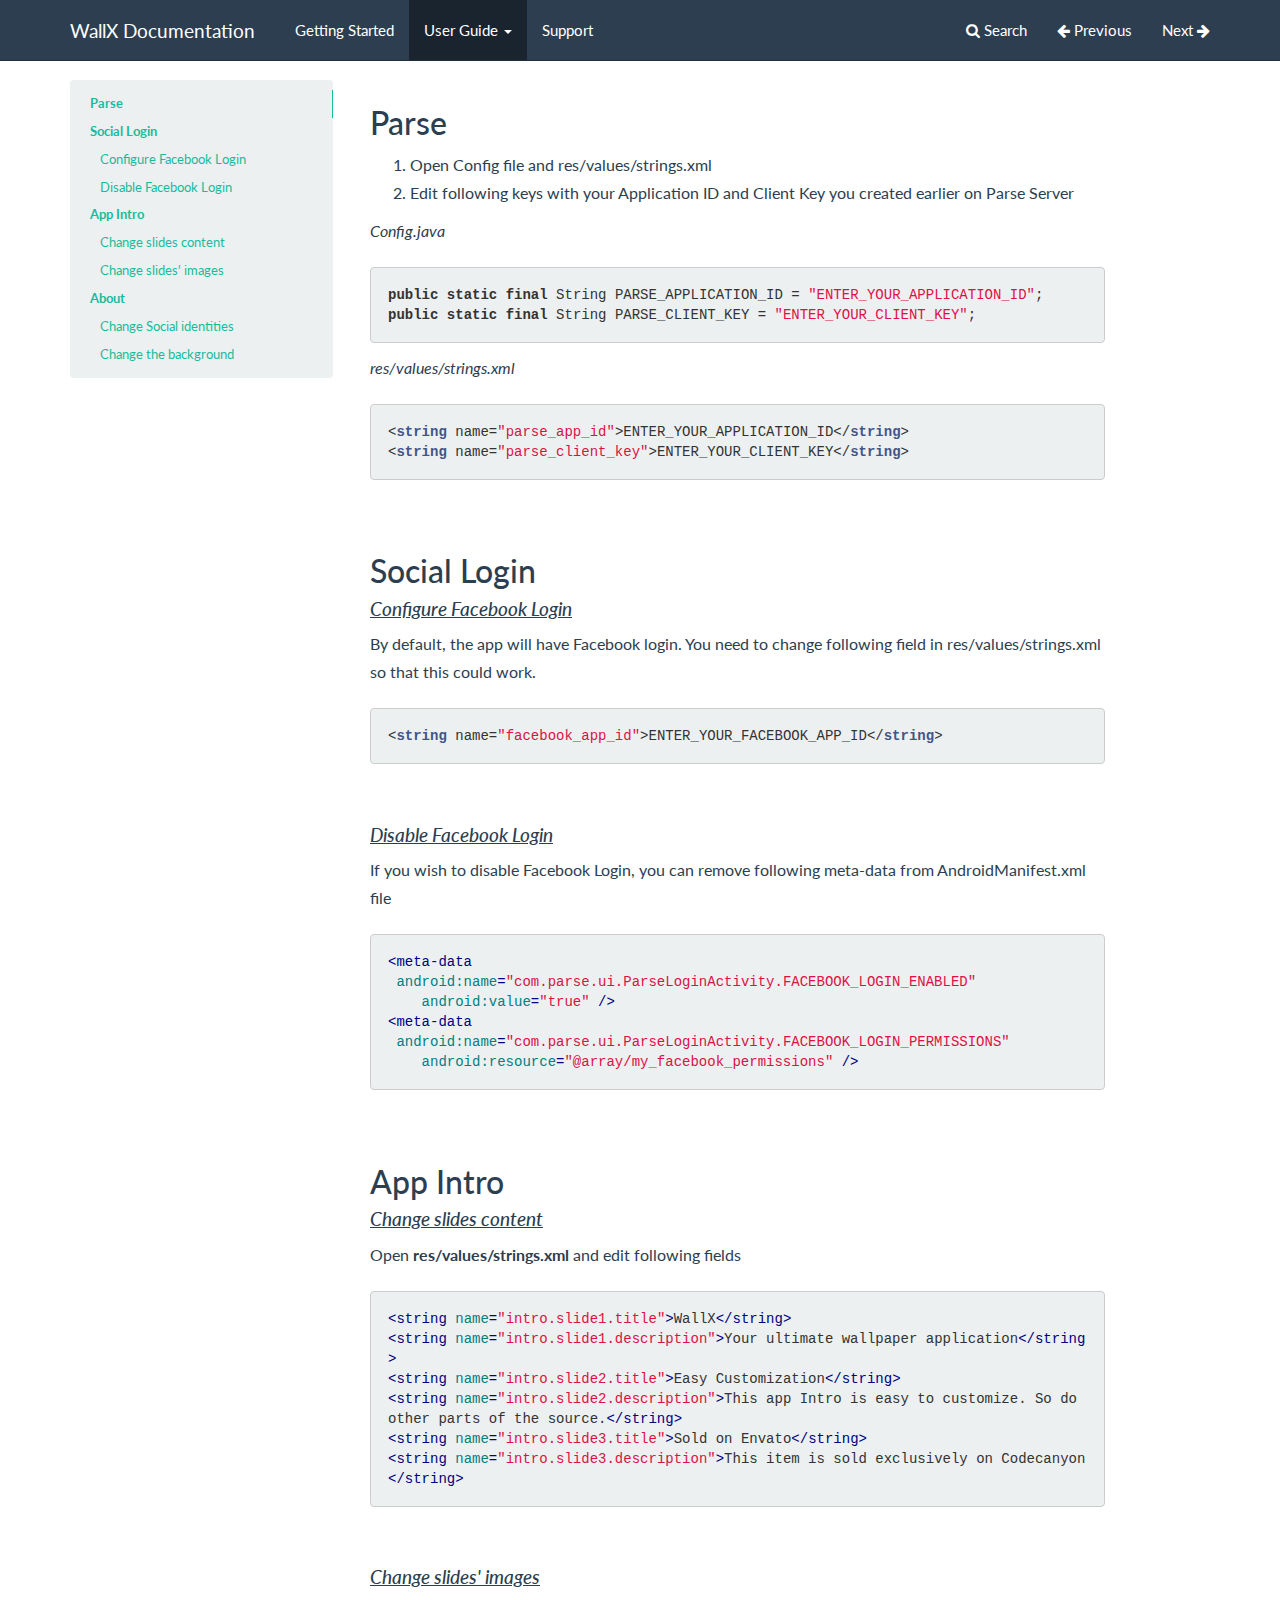
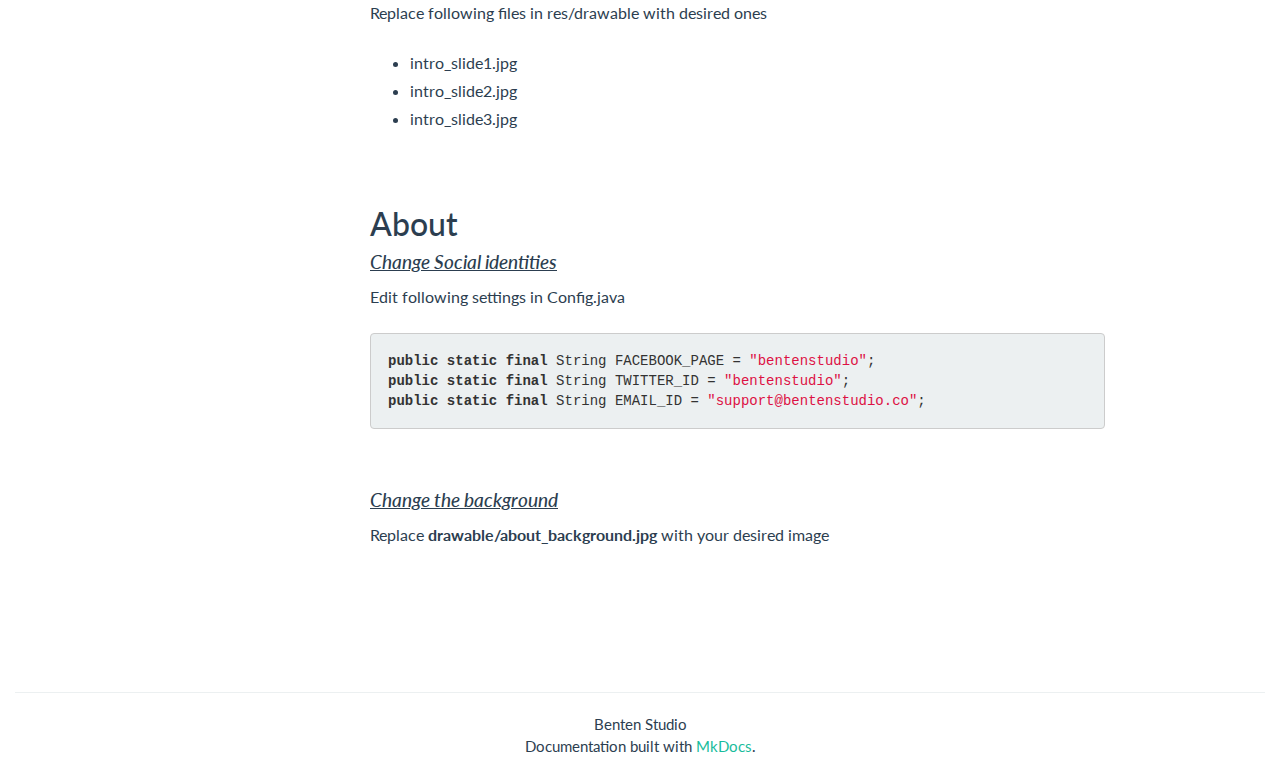
<file: user-guide/source-code-configuration/index.html>
<!DOCTYPE html>
<html lang="en">
    <head>
        <meta charset="utf-8">
        <meta http-equiv="X-UA-Compatible" content="IE=edge">
        <meta name="viewport" content="width=device-width, initial-scale=1.0">
        
        
        
        <link rel="shortcut icon" href="../../img/favicon.ico">

	<title>Source Code Configuration - WallX Documentation</title>

        <link href="../../css/bootstrap-custom.min.css" rel="stylesheet">
        <link href="../../css/font-awesome-4.0.3.css" rel="stylesheet">
        <link rel="stylesheet" href="../../css/highlight.css">
        <link href="../../css/base.css" rel="stylesheet">
        <link href="../../extra.css" rel="stylesheet">

        <!-- HTML5 shim and Respond.js IE8 support of HTML5 elements and media queries -->
        <!--[if lt IE 9]>
            <script src="https://oss.maxcdn.com/libs/html5shiv/3.7.0/html5shiv.js"></script>
            <script src="https://oss.maxcdn.com/libs/respond.js/1.3.0/respond.min.js"></script>
        <![endif]-->

        
    </head>

    <body>

        <div class="navbar navbar-default navbar-fixed-top" role="navigation">
    <div class="container">

        <!-- Collapsed navigation -->
        <div class="navbar-header">
            <!-- Expander button -->
            <button type="button" class="navbar-toggle" data-toggle="collapse" data-target=".navbar-collapse">
                <span class="sr-only">Toggle navigation</span>
                <span class="icon-bar"></span>
                <span class="icon-bar"></span>
                <span class="icon-bar"></span>
            </button>

            <!-- Main title -->
            <a class="navbar-brand" href="../..">WallX Documentation</a>
        </div>

        <!-- Expanded navigation -->
        <div class="navbar-collapse collapse">
            <!-- Main navigation -->
            <ul class="nav navbar-nav">
            
            
                <li >
                    <a href="../..">Getting Started</a>
                </li>
            
            
            
                <li class="dropdown active">
                    <a href="#" class="dropdown-toggle" data-toggle="dropdown">User Guide <b class="caret"></b></a>
                    <ul class="dropdown-menu">
                    
                        
<li >
    <a href="../parse-server/">Parse Server</a>
</li>

                    
                        
<li class="active">
    <a href="./">Source Code Configuration</a>
</li>

                    
                        
<li >
    <a href="../content-moderation/">Content Moderation</a>
</li>

                    
                        
<li >
    <a href="../monetization/">Monetization</a>
</li>

                    
                        
<li >
    <a href="../migration-from-parse-com/">Migration from Parse.com</a>
</li>

                    
                    </ul>
                </li>
            
            
            
                <li >
                    <a href="../../support/">Support</a>
                </li>
            
            
            </ul>

            <!-- Search, Navigation and Repo links -->
            <ul class="nav navbar-nav navbar-right">
                <li>
                    <a href="#" data-toggle="modal" data-target="#mkdocs_search_modal">
                        <i class="fa fa-search"></i> Search
                    </a>
                </li>
                <li >
                    <a rel="next" href="../parse-server/">
                        <i class="fa fa-arrow-left"></i> Previous
                    </a>
                </li>
                <li >
                    <a rel="prev" href="../content-moderation/">
                        Next <i class="fa fa-arrow-right"></i>
                    </a>
                </li>
                
            </ul>
        </div>
    </div>
</div>

        <div class="container">
            <div class="col-md-3"><div class="bs-sidebar hidden-print affix well" role="complementary">
    <ul class="nav bs-sidenav">
    
        <li class="main active"><a href="#parse">Parse</a></li>
        
    
        <li class="main "><a href="#social-login">Social Login</a></li>
        
            <li><a href="#configure-facebook-login">Configure Facebook Login</a></li>
        
            <li><a href="#disable-facebook-login">Disable Facebook Login</a></li>
        
    
        <li class="main "><a href="#app-intro">App Intro</a></li>
        
            <li><a href="#change-slides-content">Change slides content</a></li>
        
            <li><a href="#change-slides-images">Change slides' images</a></li>
        
    
        <li class="main "><a href="#about">About</a></li>
        
            <li><a href="#change-social-identities">Change Social identities</a></li>
        
            <li><a href="#change-the-background">Change the background</a></li>
        
    
    </ul>
</div></div>
            <div class="col-md-9" role="main">

<h2 id="parse">Parse</h2>
<ol>
<li>Open Config file and res/values/strings.xml</li>
<li>Edit following keys with your Application ID and Client Key you created earlier on Parse Server</li>
</ol>
<p><em>Config.java</em></p>
<pre class="codehilite"><code class="language-java">public static final String PARSE_APPLICATION_ID = &quot;ENTER_YOUR_APPLICATION_ID&quot;;
public static final String PARSE_CLIENT_KEY = &quot;ENTER_YOUR_CLIENT_KEY&quot;;</code></pre>


<p><em>res/values/strings.xml</em></p>
<pre class="codehilite"><code>&lt;string name=&quot;parse_app_id&quot;&gt;ENTER_YOUR_APPLICATION_ID&lt;/string&gt;
&lt;string name=&quot;parse_client_key&quot;&gt;ENTER_YOUR_CLIENT_KEY&lt;/string&gt;</code></pre>


<p><br></p>
<h2 id="social-login">Social Login</h2>
<h4 id="configure-facebook-login"><em>Configure Facebook Login</em></h4>
<p>By default, the app will have Facebook login. You need to change following field in res/values/strings.xml so that this could work.</p>
<pre class="codehilite"><code>&lt;string name=&quot;facebook_app_id&quot;&gt;ENTER_YOUR_FACEBOOK_APP_ID&lt;/string&gt;</code></pre>


<p><br></p>
<h4 id="disable-facebook-login"><em>Disable Facebook Login</em></h4>
<p>If you wish to disable Facebook Login, you can remove following meta-data from AndroidManifest.xml file</p>
<pre class="codehilite"><code class="language-xml">&lt;meta-data
 android:name=&quot;com.parse.ui.ParseLoginActivity.FACEBOOK_LOGIN_ENABLED&quot;
    android:value=&quot;true&quot; /&gt;
&lt;meta-data
 android:name=&quot;com.parse.ui.ParseLoginActivity.FACEBOOK_LOGIN_PERMISSIONS&quot;
    android:resource=&quot;@array/my_facebook_permissions&quot; /&gt;</code></pre>


<p><br></p>
<h2 id="app-intro">App Intro</h2>
<h4 id="change-slides-content"><em>Change slides content</em></h4>
<p>Open <strong>res/values/strings.xml</strong> and edit following fields</p>
<pre class="codehilite"><code class="language-xml">&lt;string name=&quot;intro.slide1.title&quot;&gt;WallX&lt;/string&gt;
&lt;string name=&quot;intro.slide1.description&quot;&gt;Your ultimate wallpaper application&lt;/string&gt;
&lt;string name=&quot;intro.slide2.title&quot;&gt;Easy Customization&lt;/string&gt;
&lt;string name=&quot;intro.slide2.description&quot;&gt;This app Intro is easy to customize. So do other parts of the source.&lt;/string&gt;
&lt;string name=&quot;intro.slide3.title&quot;&gt;Sold on Envato&lt;/string&gt;
&lt;string name=&quot;intro.slide3.description&quot;&gt;This item is sold exclusively on Codecanyon&lt;/string&gt;</code></pre>


<p><br></p>
<h4 id="change-slides-images"><em>Change slides' images</em></h4>
<p>Replace following files in res/drawable with desired ones</p>
<ul>
<li>intro_slide1.jpg </li>
<li>intro_slide2.jpg </li>
<li>intro_slide3.jpg</li>
</ul>
<p><br></p>
<h2 id="about">About</h2>
<h4 id="change-social-identities"><em>Change Social identities</em></h4>
<p>Edit following settings in Config.java</p>
<pre class="codehilite"><code class="language-java">public static final String FACEBOOK_PAGE = &quot;bentenstudio&quot;;
public static final String TWITTER_ID = &quot;bentenstudio&quot;;
public static final String EMAIL_ID = &quot;support@bentenstudio.co&quot;;</code></pre>


<p><br></p>
<h4 id="change-the-background"><em>Change the background</em></h4>
<p>Replace <strong>drawable/about_background.jpg</strong> with your desired image</p></div>
        </div>

        <footer class="col-md-12">
            <hr>
            
                <center>Benten Studio</center>
            
            <center>Documentation built with <a href="http://www.mkdocs.org/">MkDocs</a>.</center>
        </footer>

        <script src="../../js/jquery-1.10.2.min.js"></script>
        <script src="../../js/bootstrap-3.0.3.min.js"></script>
        <script src="../../js/highlight.pack.js"></script>
        <script>var base_url = '../..';</script>
        <script data-main="../../mkdocs/js/search.js" src="../../mkdocs/js/require.js"></script>
        <script src="../../js/base.js"></script>

        <div class="modal" id="mkdocs_search_modal" tabindex="-1" role="dialog" aria-labelledby="Search Modal" aria-hidden="true">
            <div class="modal-dialog">
                <div class="modal-content">
                    <div class="modal-header">
                        <button type="button" class="close" data-dismiss="modal"><span aria-hidden="true">&times;</span><span class="sr-only">Close</span></button>
                        <h4 class="modal-title" id="exampleModalLabel">Search</h4>
                    </div>
                    <div class="modal-body">
                        <p>
                            From here you can search these documents. Enter
                            your search terms below.
                        </p>
                        <form role="form">
                            <div class="form-group">
                                <input type="text" class="form-control" placeholder="Search..." id="mkdocs-search-query">
                            </div>
                        </form>
                        <div id="mkdocs-search-results"></div>
                    </div>
                    <div class="modal-footer">
                    </div>
                </div>
            </div>
        </div>
    </body>
</html>
</file>
<file: site/css/highlight.css>
/*
This is the GitHub theme for highlight.js

github.com style (c) Vasily Polovnyov <vast@whiteants.net>

*/

.hljs {
  display: block;
  overflow-x: auto;
  padding: 0.5em;
  color: #333;
  -webkit-text-size-adjust: none;
}

.hljs-comment,
.diff .hljs-header,
.hljs-javadoc {
  color: #998;
  font-style: italic;
}

.hljs-keyword,
.css .rule .hljs-keyword,
.hljs-winutils,
.nginx .hljs-title,
.hljs-subst,
.hljs-request,
.hljs-status {
  color: #333;
  font-weight: bold;
}

.hljs-number,
.hljs-hexcolor,
.ruby .hljs-constant {
  color: #008080;
}

.hljs-string,
.hljs-tag .hljs-value,
.hljs-phpdoc,
.hljs-dartdoc,
.tex .hljs-formula {
  color: #d14;
}

.hljs-title,
.hljs-id,
.scss .hljs-preprocessor {
  color: #900;
  font-weight: bold;
}

.hljs-list .hljs-keyword,
.hljs-subst {
  font-weight: normal;
}

.hljs-class .hljs-title,
.hljs-type,
.vhdl .hljs-literal,
.tex .hljs-command {
  color: #458;
  font-weight: bold;
}

.hljs-tag,
.hljs-tag .hljs-title,
.hljs-rule .hljs-property,
.django .hljs-tag .hljs-keyword {
  color: #000080;
  font-weight: normal;
}

.hljs-attribute,
.hljs-variable,
.lisp .hljs-body,
.hljs-name {
  color: #008080;
}

.hljs-regexp {
  color: #009926;
}

.hljs-symbol,
.ruby .hljs-symbol .hljs-string,
.lisp .hljs-keyword,
.clojure .hljs-keyword,
.scheme .hljs-keyword,
.tex .hljs-special,
.hljs-prompt {
  color: #990073;
}

.hljs-built_in {
  color: #0086b3;
}

.hljs-preprocessor,
.hljs-pragma,
.hljs-pi,
.hljs-doctype,
.hljs-shebang,
.hljs-cdata {
  color: #999;
  font-weight: bold;
}

.hljs-deletion {
  background: #fdd;
}

.hljs-addition {
  background: #dfd;
}

.diff .hljs-change {
  background: #0086b3;
}

.hljs-chunk {
  color: #aaa;
}
</file>
<file: site/css/base.css>
body {
    padding-top: 70px;
}

/*
 * The code below adds some padding to the top of the current anchor target so
 * that, when navigating to it, the header isn't hidden by the navbar at the
 * top. This is especially complicated because we want to *remove* the padding
 * after navigation so that hovering over the header shows the permalink icon
 * correctly. Thus, we create a CSS animation to remove the extra padding after
 * a second. We have two animations so that navigating to an anchor within the
 * page always restarts the animation.
 *
 * See <https://github.com/mkdocs/mkdocs/issues/843> for more details.
 */
:target::before {
    content: "";
    display: block;
    margin-top: -75px;
    height: 75px;
    pointer-events: none;
    animation: 0s 1s forwards collapse-anchor-padding-1;
}

body.clicky :target::before {
    animation-name: collapse-anchor-padding-2;
}

@keyframes collapse-anchor-padding-1 {
    to {
        margin-top: 0;
        height: 0;
    }
}

@keyframes collapse-anchor-padding-2 {
    to {
        margin-top: 0;
        height: 0;
    }
}

ul.nav li.main {
    font-weight: bold;
}

div.col-md-3 {
    padding-left: 0;
}

div.col-md-9 {
    padding-bottom: 100px;
}

div.source-links {
    float: right;
}

div.col-md-9 img {
    max-width: 100%;
}

code {
    padding: 1px 3px;
    background: #ecf0f1;
    border: solid 1px #ccc;
    color: #7b8a8b;
}

pre code {
    background: transparent;
    border: none;
}

a > code {
    color: #18bc9c;
}

/*
 * Side navigation
 *
 * Scrollspy and affixed enhanced navigation to highlight sections and secondary
 * sections of docs content.
 */

/* By default it's not affixed in mobile views, so undo that */
.bs-sidebar.affix {
    position: static;
}

.bs-sidebar.well {
    padding: 0;
}

/* First level of nav */
.bs-sidenav {
    margin-top: 30px;
    margin-bottom: 30px;
    padding-top:    10px;
    padding-bottom: 10px;
    border-radius: 5px;
}

/* All levels of nav */
.bs-sidebar .nav > li > a {
    display: block;
    padding: 5px 20px;
    z-index: 1;
}
.bs-sidebar .nav > li > a:hover,
.bs-sidebar .nav > li > a:focus {
    text-decoration: none;
    border-right: 1px solid;
}
.bs-sidebar .nav > .active > a,
.bs-sidebar .nav > .active:hover > a,
.bs-sidebar .nav > .active:focus > a {
    font-weight: bold;
    background-color: transparent;
    border-right: 1px solid;
}

/* Nav: second level (shown on .active) */
.bs-sidebar .nav .nav {
    display: none; /* Hide by default, but at >768px, show it */
    margin-bottom: 8px;
}
.bs-sidebar .nav .nav > li > a {
    padding-top:    3px;
    padding-bottom: 3px;
    padding-left: 30px;
    font-size: 90%;
}

/* Show and affix the side nav when space allows it */
@media (min-width: 992px) {
    .bs-sidebar .nav > .active > ul {
        display: block;
    }
    /* Widen the fixed sidebar */
    .bs-sidebar.affix,
    .bs-sidebar.affix-bottom {
        width: 213px;
    }
    .bs-sidebar.affix {
        position: fixed; /* Undo the static from mobile first approach */
        top: 80px;
    }
    .bs-sidebar.affix-bottom {
        position: absolute; /* Undo the static from mobile first approach */
    }
    .bs-sidebar.affix-bottom .bs-sidenav,
    .bs-sidebar.affix .bs-sidenav {
        margin-top: 0;
        margin-bottom: 0;
    }
}
@media (min-width: 1200px) {
    /* Widen the fixed sidebar again */
    .bs-sidebar.affix-bottom,
    .bs-sidebar.affix {
        width: 263px;
    }
}

.headerlink {
    display: none;
    padding-left: .5em;
}

h1:hover .headerlink, h2:hover .headerlink, h3:hover .headerlink, h4:hover .headerlink, h5:hover .headerlink, h6:hover .headerlink{
    display:inline-block;
}

/* display submenu relative to parent*/
.dropdown-submenu {
    position: relative;
}

/* sub menu stlye */
.dropdown-submenu>.dropdown-menu {
    top: 0;
    left: 100%;
    margin-top: 0px;
    margin-left: -1px;
    -webkit-border-radius: 0 4px 4px 4px;
    -moz-border-radius: 0 4px 4px;
    border-radius: 0 4px 4px 4px;
}

/* display sub menu on hover*/
.dropdown-submenu:hover>.dropdown-menu {
    display: block;
}

/* little arrow */
.dropdown-submenu>a:after {
    display: block;
    content: " ";
    float: right;
    width: 0;
    height: 0;
    border-color: transparent;
    border-style: solid;
    border-width: 5px 0 5px 5px;
    border-left-color: #ccc;
    margin-top: 5px;
    margin-right: -10px;
}

/* little arrow of parent menu */
.dropdown-submenu:hover>a:after {
    border-left-color: #404040;
}
</file>
<file: site/extra.css>
h2 {
    margin-top: 35px;
}

h4 {
    text-decoration: underline;
    font-style: italic;
}


.main {
    margin-left: -10px;
}

.nav {
    padding-left:  10px;
}

div[role=main] {
    font-size: 16px;
    line-height: 28px;
    width: 765px;
}

div[role=main] p {
    margin: 0 0 22px 0;
}

.bs-sidenav{
    font-size: 12.5px;
}

.article li {
    margin-left: 36px;
}

.article ul>li:before{
    content: '\25CF';
}

.alert p {
    margin-bottom: 0px !important;
}

.admonition p {
    margin-bottom: 0px !important;
}

.admonition {
    padding: 15px;
    margin-bottom: 21px;
    border: 1px solid transparent;
    border-radius: 4px;
}

.admonition-title {
    color: rgba(0,0,0,0.3);
}
.note-warning {
    background-color: #F4F2D4;
    color: #333;
}

.note-danger{
    background-color: #FEDEE1;
}

.sample-output {
    background: #ecf0f1;
    border:solid 1px #ccc;
    padding: 10px;
}

.sample-output p {
    
}
</file>
<file: css/highlight.css>
/*
This is the GitHub theme for highlight.js

github.com style (c) Vasily Polovnyov <vast@whiteants.net>

*/

.hljs {
  display: block;
  overflow-x: auto;
  padding: 0.5em;
  color: #333;
  -webkit-text-size-adjust: none;
}

.hljs-comment,
.diff .hljs-header,
.hljs-javadoc {
  color: #998;
  font-style: italic;
}

.hljs-keyword,
.css .rule .hljs-keyword,
.hljs-winutils,
.nginx .hljs-title,
.hljs-subst,
.hljs-request,
.hljs-status {
  color: #333;
  font-weight: bold;
}

.hljs-number,
.hljs-hexcolor,
.ruby .hljs-constant {
  color: #008080;
}

.hljs-string,
.hljs-tag .hljs-value,
.hljs-phpdoc,
.hljs-dartdoc,
.tex .hljs-formula {
  color: #d14;
}

.hljs-title,
.hljs-id,
.scss .hljs-preprocessor {
  color: #900;
  font-weight: bold;
}

.hljs-list .hljs-keyword,
.hljs-subst {
  font-weight: normal;
}

.hljs-class .hljs-title,
.hljs-type,
.vhdl .hljs-literal,
.tex .hljs-command {
  color: #458;
  font-weight: bold;
}

.hljs-tag,
.hljs-tag .hljs-title,
.hljs-rule .hljs-property,
.django .hljs-tag .hljs-keyword {
  color: #000080;
  font-weight: normal;
}

.hljs-attribute,
.hljs-variable,
.lisp .hljs-body,
.hljs-name {
  color: #008080;
}

.hljs-regexp {
  color: #009926;
}

.hljs-symbol,
.ruby .hljs-symbol .hljs-string,
.lisp .hljs-keyword,
.clojure .hljs-keyword,
.scheme .hljs-keyword,
.tex .hljs-special,
.hljs-prompt {
  color: #990073;
}

.hljs-built_in {
  color: #0086b3;
}

.hljs-preprocessor,
.hljs-pragma,
.hljs-pi,
.hljs-doctype,
.hljs-shebang,
.hljs-cdata {
  color: #999;
  font-weight: bold;
}

.hljs-deletion {
  background: #fdd;
}

.hljs-addition {
  background: #dfd;
}

.diff .hljs-change {
  background: #0086b3;
}

.hljs-chunk {
  color: #aaa;
}
</file>
<file: css/base.css>
body {
    padding-top: 70px;
}

/*
 * The code below adds some padding to the top of the current anchor target so
 * that, when navigating to it, the header isn't hidden by the navbar at the
 * top. This is especially complicated because we want to *remove* the padding
 * after navigation so that hovering over the header shows the permalink icon
 * correctly. Thus, we create a CSS animation to remove the extra padding after
 * a second. We have two animations so that navigating to an anchor within the
 * page always restarts the animation.
 *
 * See <https://github.com/mkdocs/mkdocs/issues/843> for more details.
 */
:target::before {
    content: "";
    display: block;
    margin-top: -75px;
    height: 75px;
    pointer-events: none;
    animation: 0s 1s forwards collapse-anchor-padding-1;
}

body.clicky :target::before {
    animation-name: collapse-anchor-padding-2;
}

@keyframes collapse-anchor-padding-1 {
    to {
        margin-top: 0;
        height: 0;
    }
}

@keyframes collapse-anchor-padding-2 {
    to {
        margin-top: 0;
        height: 0;
    }
}

ul.nav li.main {
    font-weight: bold;
}

div.col-md-3 {
    padding-left: 0;
}

div.col-md-9 {
    padding-bottom: 100px;
}

div.source-links {
    float: right;
}

div.col-md-9 img {
    max-width: 100%;
}

code {
    padding: 1px 3px;
    background: #ecf0f1;
    border: solid 1px #ccc;
    color: #7b8a8b;
}

pre code {
    background: transparent;
    border: none;
}

a > code {
    color: #18bc9c;
}

/*
 * Side navigation
 *
 * Scrollspy and affixed enhanced navigation to highlight sections and secondary
 * sections of docs content.
 */

/* By default it's not affixed in mobile views, so undo that */
.bs-sidebar.affix {
    position: static;
}

.bs-sidebar.well {
    padding: 0;
}

/* First level of nav */
.bs-sidenav {
    margin-top: 30px;
    margin-bottom: 30px;
    padding-top:    10px;
    padding-bottom: 10px;
    border-radius: 5px;
}

/* All levels of nav */
.bs-sidebar .nav > li > a {
    display: block;
    padding: 5px 20px;
    z-index: 1;
}
.bs-sidebar .nav > li > a:hover,
.bs-sidebar .nav > li > a:focus {
    text-decoration: none;
    border-right: 1px solid;
}
.bs-sidebar .nav > .active > a,
.bs-sidebar .nav > .active:hover > a,
.bs-sidebar .nav > .active:focus > a {
    font-weight: bold;
    background-color: transparent;
    border-right: 1px solid;
}

/* Nav: second level (shown on .active) */
.bs-sidebar .nav .nav {
    display: none; /* Hide by default, but at >768px, show it */
    margin-bottom: 8px;
}
.bs-sidebar .nav .nav > li > a {
    padding-top:    3px;
    padding-bottom: 3px;
    padding-left: 30px;
    font-size: 90%;
}

/* Show and affix the side nav when space allows it */
@media (min-width: 992px) {
    .bs-sidebar .nav > .active > ul {
        display: block;
    }
    /* Widen the fixed sidebar */
    .bs-sidebar.affix,
    .bs-sidebar.affix-bottom {
        width: 213px;
    }
    .bs-sidebar.affix {
        position: fixed; /* Undo the static from mobile first approach */
        top: 80px;
    }
    .bs-sidebar.affix-bottom {
        position: absolute; /* Undo the static from mobile first approach */
    }
    .bs-sidebar.affix-bottom .bs-sidenav,
    .bs-sidebar.affix .bs-sidenav {
        margin-top: 0;
        margin-bottom: 0;
    }
}
@media (min-width: 1200px) {
    /* Widen the fixed sidebar again */
    .bs-sidebar.affix-bottom,
    .bs-sidebar.affix {
        width: 263px;
    }
}

.headerlink {
    display: none;
    padding-left: .5em;
}

h1:hover .headerlink, h2:hover .headerlink, h3:hover .headerlink, h4:hover .headerlink, h5:hover .headerlink, h6:hover .headerlink{
    display:inline-block;
}

/* display submenu relative to parent*/
.dropdown-submenu {
    position: relative;
}

/* sub menu stlye */
.dropdown-submenu>.dropdown-menu {
    top: 0;
    left: 100%;
    margin-top: 0px;
    margin-left: -1px;
    -webkit-border-radius: 0 4px 4px 4px;
    -moz-border-radius: 0 4px 4px;
    border-radius: 0 4px 4px 4px;
}

/* display sub menu on hover*/
.dropdown-submenu:hover>.dropdown-menu {
    display: block;
}

/* little arrow */
.dropdown-submenu>a:after {
    display: block;
    content: " ";
    float: right;
    width: 0;
    height: 0;
    border-color: transparent;
    border-style: solid;
    border-width: 5px 0 5px 5px;
    border-left-color: #ccc;
    margin-top: 5px;
    margin-right: -10px;
}

/* little arrow of parent menu */
.dropdown-submenu:hover>a:after {
    border-left-color: #404040;
}
</file>
<file: extra.css>
h2 {
    margin-top: 35px;
}

h4 {
    text-decoration: underline;
    font-style: italic;
}


.main {
    margin-left: -10px;
}

.nav {
    padding-left:  10px;
}

div[role=main] {
    font-size: 16px;
    line-height: 28px;
    width: 765px;
}

div[role=main] p {
    margin: 0 0 22px 0;
}

.bs-sidenav{
    font-size: 12.5px;
}

.article li {
    margin-left: 36px;
}

.article ul>li:before{
    content: '\25CF';
}

.alert p {
    margin-bottom: 0px !important;
}

.admonition p {
    margin-bottom: 0px !important;
}

.admonition {
    padding: 15px;
    margin-bottom: 21px;
    border: 1px solid transparent;
    border-radius: 4px;
}

.admonition-title {
    color: rgba(0,0,0,0.3);
}
.note-warning {
    background-color: #F4F2D4;
    color: #333;
}

.note-danger{
    background-color: #FEDEE1;
}

.sample-output {
    background: #ecf0f1;
    border:solid 1px #ccc;
    padding: 10px;
}

.sample-output p {
    
}
</file>
